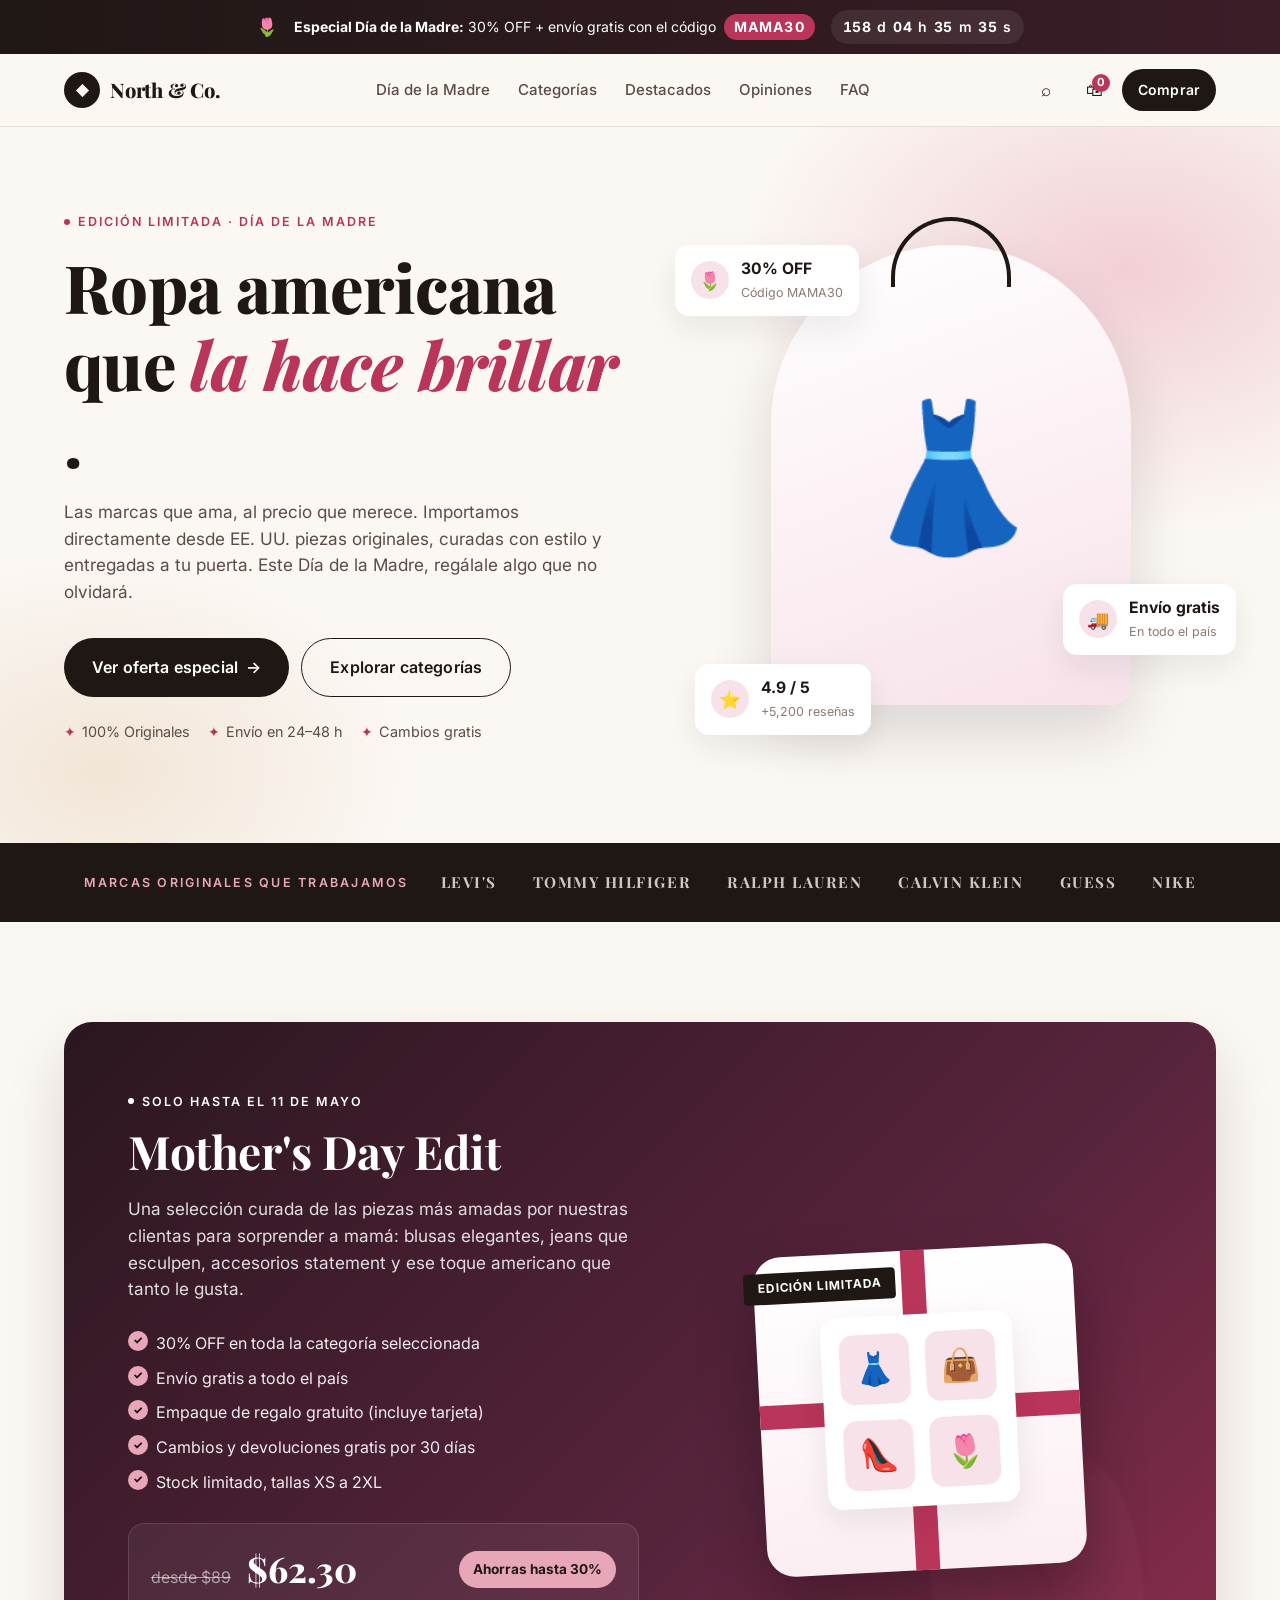
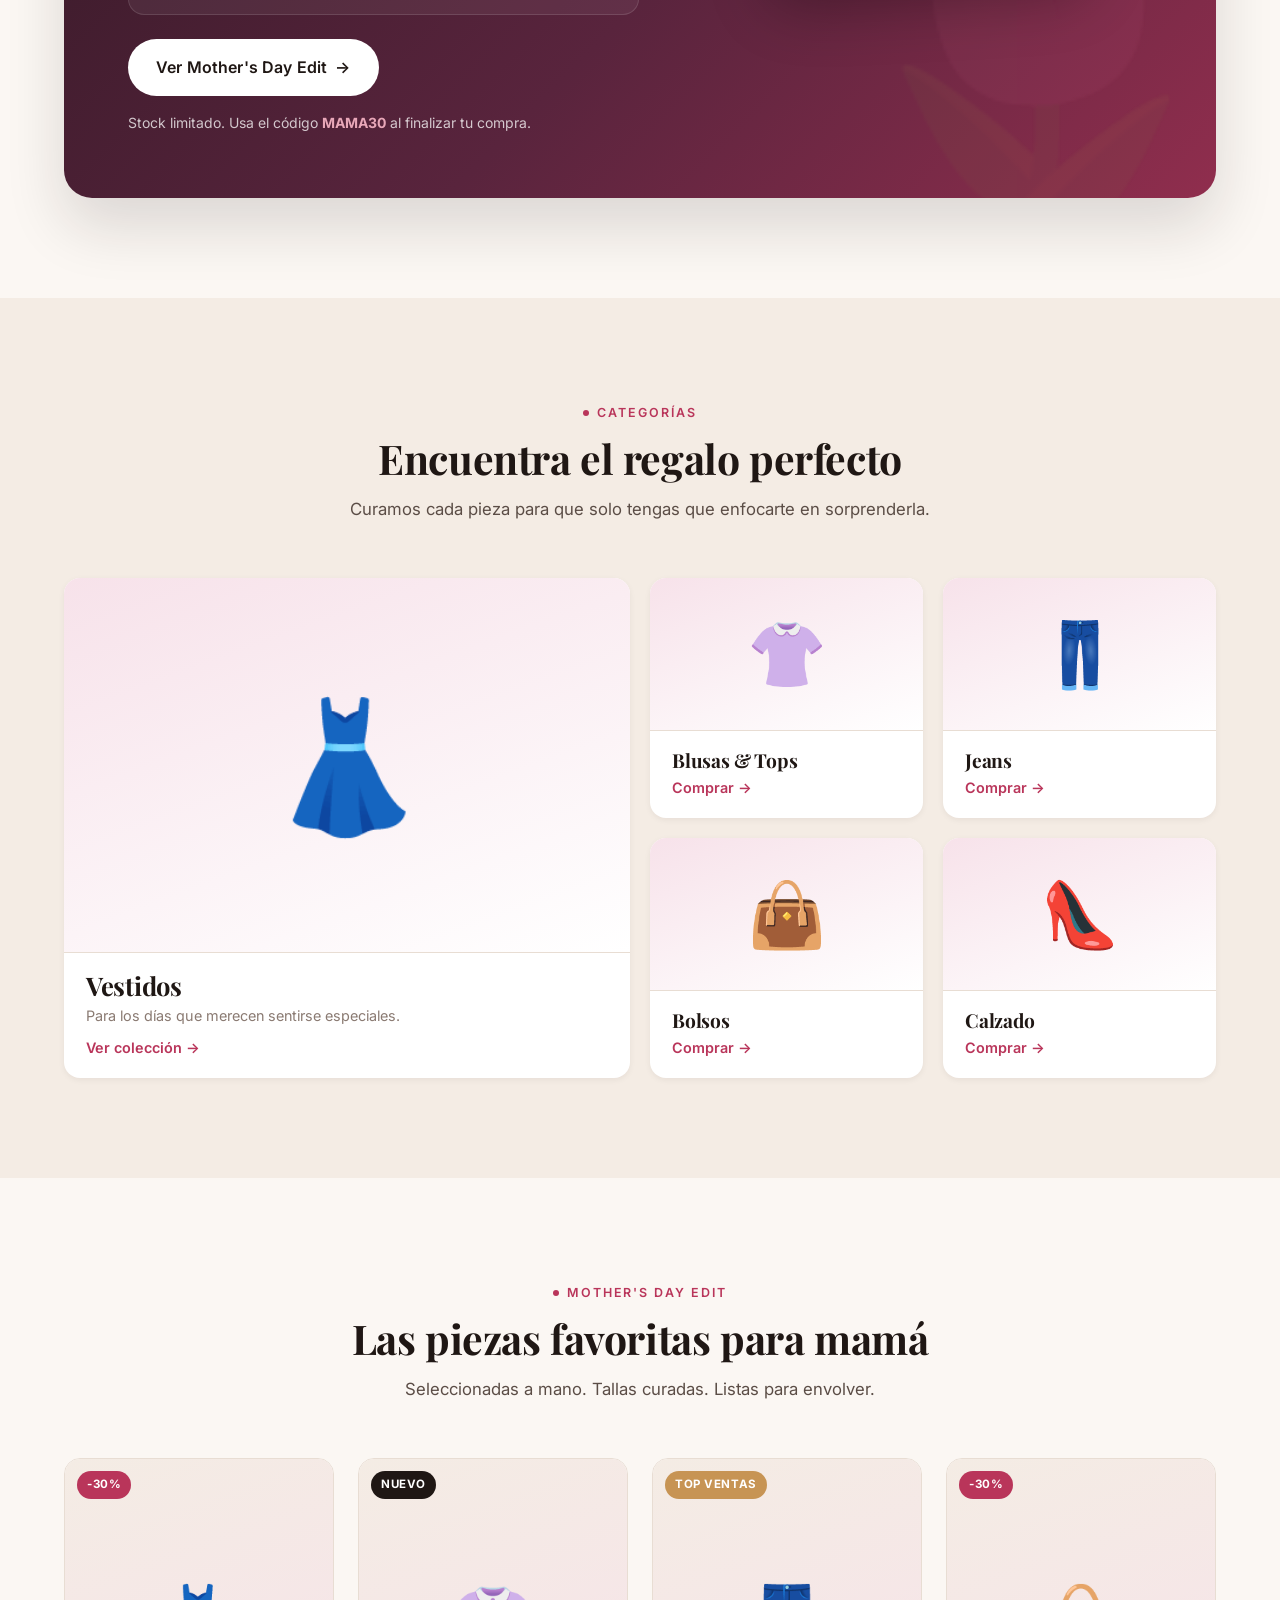
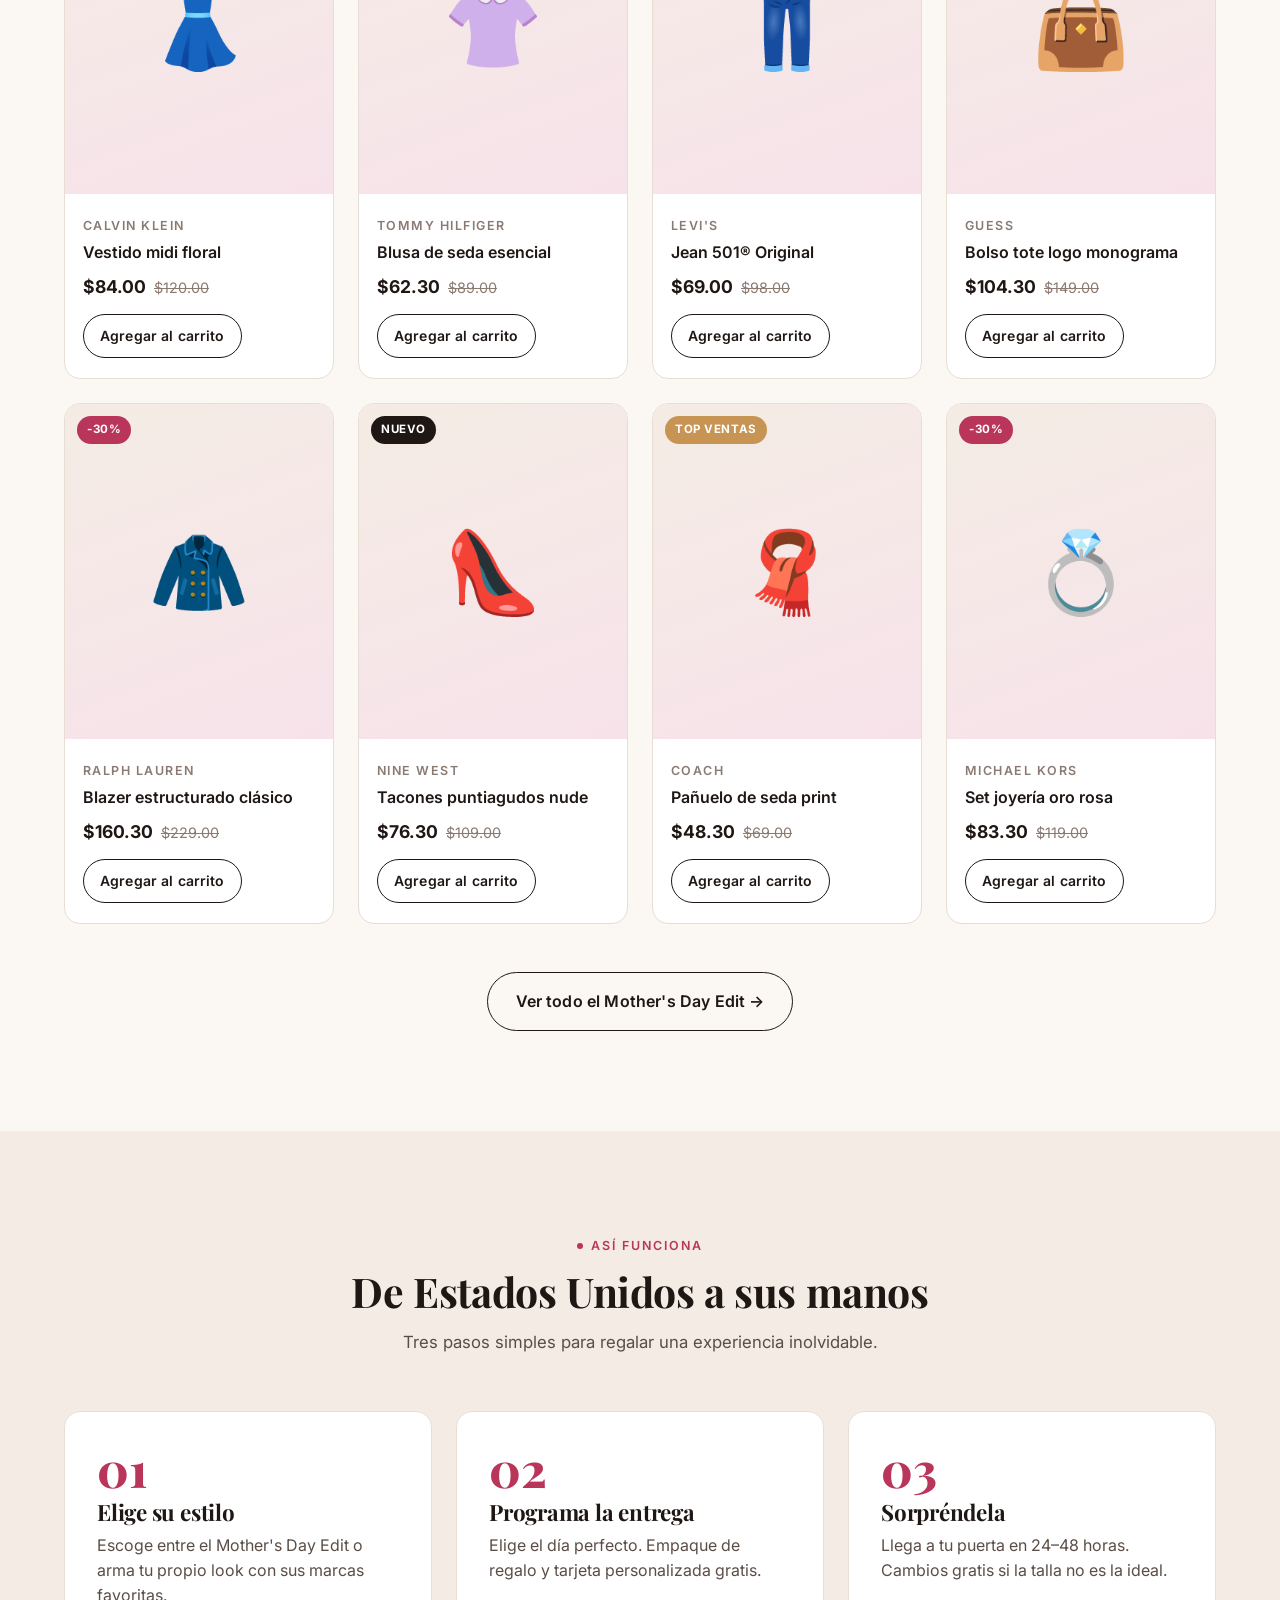
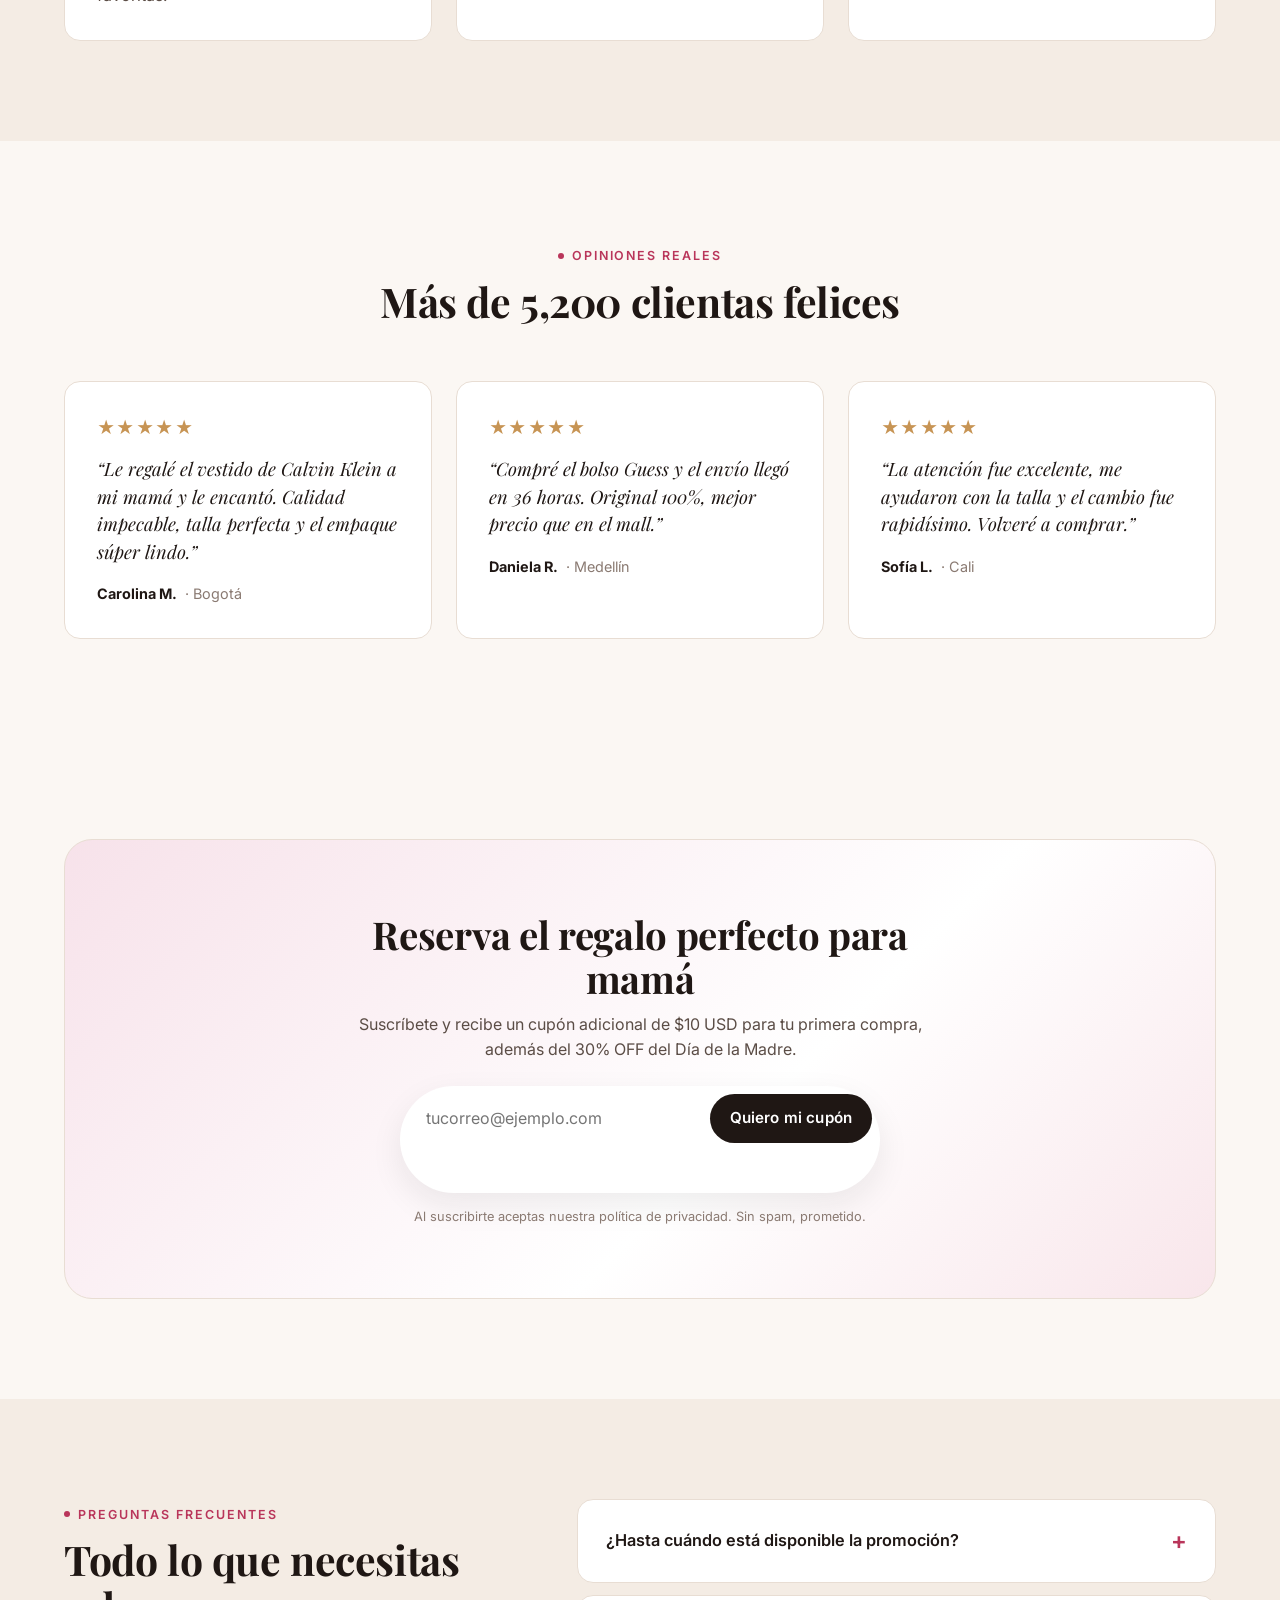
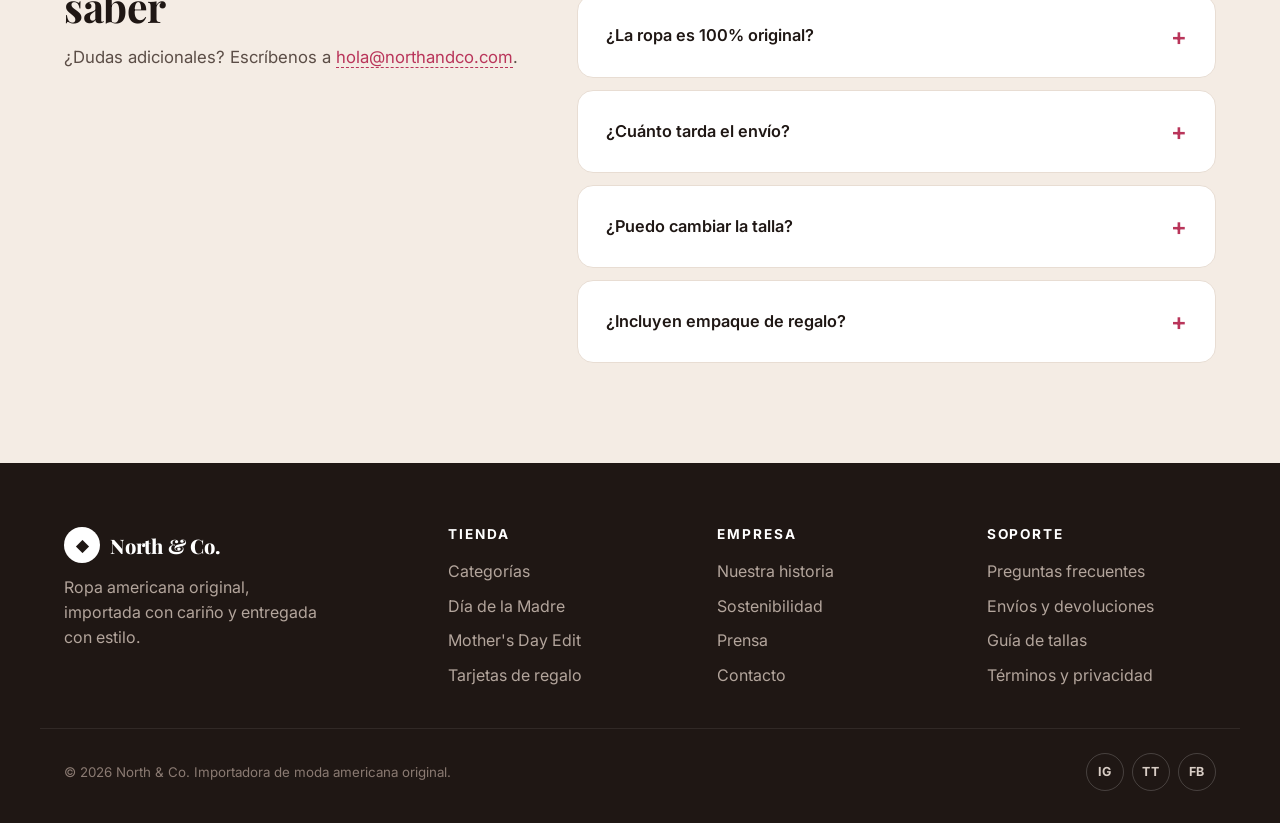
<file: index.html>
<!DOCTYPE html>
<html lang="es">
<head>
  <meta charset="UTF-8" />
  <meta name="viewport" content="width=device-width, initial-scale=1.0" />
  <meta name="description" content="Ropa americana original al mejor precio. Promoción especial Día de la Madre: 30% OFF + envío gratis." />
  <title>North &amp; Co. — Ropa americana original · Especial Día de la Madre</title>
  <link rel="preconnect" href="https://fonts.googleapis.com" />
  <link rel="preconnect" href="https://fonts.gstatic.com" crossorigin />
  <link href="https://fonts.googleapis.com/css2?family=Playfair+Display:wght@600;700;800;900&family=Inter:wght@400;500;600;700&display=swap" rel="stylesheet" />
  <link rel="stylesheet" href="styles.css" />
</head>
<body>
  <!-- Top promo bar -->
  <div class="promo-bar" role="region" aria-label="Promoción Día de la Madre">
    <div class="promo-bar__inner">
      <span class="promo-bar__icon" aria-hidden="true">🌷</span>
      <p>
        <strong>Especial Día de la Madre:</strong> 30% OFF + envío gratis con el código
        <span class="promo-bar__code">MAMA30</span>
      </p>
      <div class="countdown" aria-live="polite">
        <span data-unit="days">00</span>d
        <span data-unit="hours">00</span>h
        <span data-unit="minutes">00</span>m
        <span data-unit="seconds">00</span>s
      </div>
    </div>
  </div>

  <!-- Header -->
  <header class="site-header">
    <div class="container site-header__inner">
      <a href="#" class="brand" aria-label="North &amp; Co.">
        <span class="brand__mark" aria-hidden="true">◆</span>
        <span class="brand__name">North &amp; Co.</span>
      </a>
      <nav class="nav" aria-label="Navegación principal">
        <a href="#mothers-day">Día de la Madre</a>
        <a href="#categorias">Categorías</a>
        <a href="#destacados">Destacados</a>
        <a href="#opiniones">Opiniones</a>
        <a href="#faq">FAQ</a>
      </nav>
      <div class="site-header__actions">
        <button class="icon-btn" aria-label="Buscar">⌕</button>
        <button class="icon-btn icon-btn--cart" aria-label="Carrito">
          <span aria-hidden="true">🛍</span>
          <span class="icon-btn__badge">0</span>
        </button>
        <a href="#mothers-day" class="btn btn--primary btn--sm">Comprar</a>
      </div>
      <button class="nav-toggle" aria-label="Abrir menú" aria-expanded="false" aria-controls="mobile-menu">
        <span></span><span></span><span></span>
      </button>
    </div>
    <div class="mobile-menu" id="mobile-menu" hidden>
      <a href="#mothers-day">Día de la Madre</a>
      <a href="#categorias">Categorías</a>
      <a href="#destacados">Destacados</a>
      <a href="#opiniones">Opiniones</a>
      <a href="#faq">FAQ</a>
      <a href="#mothers-day" class="btn btn--primary">Comprar</a>
    </div>
  </header>

  <!-- Hero -->
  <section class="hero">
    <div class="container hero__grid">
      <div class="hero__content">
        <span class="eyebrow">
          <span class="eyebrow__dot"></span>
          Edición limitada · Día de la Madre
        </span>
        <h1>
          Ropa americana<br />
          que <em>la hace brillar</em>.
        </h1>
        <p class="lead">
          Las marcas que ama, al precio que merece. Importamos directamente desde EE.&nbsp;UU.
          piezas originales, curadas con estilo y entregadas a tu puerta.
          Este Día de la Madre, regálale algo que no olvidará.
        </p>
        <div class="hero__cta">
          <a href="#mothers-day" class="btn btn--primary btn--lg">
            Ver oferta especial
            <span aria-hidden="true">→</span>
          </a>
          <a href="#categorias" class="btn btn--ghost btn--lg">Explorar categorías</a>
        </div>
        <ul class="hero__badges" aria-label="Garantías">
          <li><span aria-hidden="true">✦</span> 100% Originales</li>
          <li><span aria-hidden="true">✦</span> Envío en 24–48 h</li>
          <li><span aria-hidden="true">✦</span> Cambios gratis</li>
        </ul>
      </div>
      <div class="hero__visual" aria-hidden="true">
        <div class="hero__hanger">
          <div class="hero__dress">
            <span class="hero__emoji">👗</span>
          </div>
        </div>
        <div class="hero__chip hero__chip--1">
          <span class="hero__chip-emoji">🌷</span>
          <div>
            <strong>30% OFF</strong>
            <small>Código MAMA30</small>
          </div>
        </div>
        <div class="hero__chip hero__chip--2">
          <span class="hero__chip-emoji">🚚</span>
          <div>
            <strong>Envío gratis</strong>
            <small>En todo el país</small>
          </div>
        </div>
        <div class="hero__chip hero__chip--3">
          <span class="hero__chip-emoji">⭐</span>
          <div>
            <strong>4.9 / 5</strong>
            <small>+5,200 reseñas</small>
          </div>
        </div>
      </div>
    </div>
  </section>

  <!-- Trust strip -->
  <section class="trust" aria-label="Marcas">
    <div class="container trust__inner">
      <span>Marcas originales que trabajamos</span>
      <div class="trust__logos">
        <span>LEVI'S</span>
        <span>TOMMY HILFIGER</span>
        <span>RALPH LAUREN</span>
        <span>CALVIN KLEIN</span>
        <span>GUESS</span>
        <span>NIKE</span>
      </div>
    </div>
  </section>

  <!-- Mother's Day offer -->
  <section class="offer" id="mothers-day">
    <div class="container">
      <div class="offer__card">
        <div class="offer__content">
          <span class="eyebrow eyebrow--light">
            <span class="eyebrow__dot"></span>
            Solo hasta el 11 de mayo
          </span>
          <h2>Mother's Day Edit</h2>
          <p class="lead">
            Una selección curada de las piezas más amadas por nuestras clientas para
            sorprender a mamá: blusas elegantes, jeans que esculpen, accesorios statement
            y ese toque americano que tanto le gusta.
          </p>
          <ul class="offer__list">
            <li>30% OFF en toda la categoría seleccionada</li>
            <li>Envío gratis a todo el país</li>
            <li>Empaque de regalo gratuito (incluye tarjeta)</li>
            <li>Cambios y devoluciones gratis por 30 días</li>
            <li>Stock limitado, tallas XS a 2XL</li>
          </ul>
          <div class="offer__price">
            <div>
              <span class="offer__price-old">desde $89</span>
              <span class="offer__price-new">$62.30</span>
            </div>
            <span class="offer__price-tag">Ahorras hasta 30%</span>
          </div>
          <a href="#destacados" class="btn btn--primary btn--lg">
            Ver Mother's Day Edit
            <span aria-hidden="true">→</span>
          </a>
          <p class="offer__note">
            Stock limitado. Usa el código <strong>MAMA30</strong> al finalizar tu compra.
          </p>
        </div>
        <div class="offer__visual" aria-hidden="true">
          <div class="offer__box">
            <div class="offer__ribbon">Edición limitada</div>
            <div class="offer__items">
              <span>👗</span>
              <span>👜</span>
              <span>👠</span>
              <span>🌷</span>
            </div>
          </div>
        </div>
      </div>
    </div>
  </section>

  <!-- Categorías -->
  <section class="categories" id="categorias">
    <div class="container">
      <header class="section-header">
        <span class="eyebrow"><span class="eyebrow__dot"></span> Categorías</span>
        <h2>Encuentra el regalo perfecto</h2>
        <p>Curamos cada pieza para que solo tengas que enfocarte en sorprenderla.</p>
      </header>

      <div class="categories__grid">
        <a href="#" class="cat-card cat-card--lg">
          <div class="cat-card__media" aria-hidden="true"><span>👗</span></div>
          <div class="cat-card__body">
            <h3>Vestidos</h3>
            <p>Para los días que merecen sentirse especiales.</p>
            <span class="cat-card__link">Ver colección →</span>
          </div>
        </a>
        <a href="#" class="cat-card">
          <div class="cat-card__media" aria-hidden="true"><span>👚</span></div>
          <div class="cat-card__body">
            <h3>Blusas &amp; Tops</h3>
            <span class="cat-card__link">Comprar →</span>
          </div>
        </a>
        <a href="#" class="cat-card">
          <div class="cat-card__media" aria-hidden="true"><span>👖</span></div>
          <div class="cat-card__body">
            <h3>Jeans</h3>
            <span class="cat-card__link">Comprar →</span>
          </div>
        </a>
        <a href="#" class="cat-card">
          <div class="cat-card__media" aria-hidden="true"><span>👜</span></div>
          <div class="cat-card__body">
            <h3>Bolsos</h3>
            <span class="cat-card__link">Comprar →</span>
          </div>
        </a>
        <a href="#" class="cat-card">
          <div class="cat-card__media" aria-hidden="true"><span>👠</span></div>
          <div class="cat-card__body">
            <h3>Calzado</h3>
            <span class="cat-card__link">Comprar →</span>
          </div>
        </a>
      </div>
    </div>
  </section>

  <!-- Destacados / Productos -->
  <section class="products" id="destacados">
    <div class="container">
      <header class="section-header">
        <span class="eyebrow"><span class="eyebrow__dot"></span> Mother's Day Edit</span>
        <h2>Las piezas favoritas para mamá</h2>
        <p>Seleccionadas a mano. Tallas curadas. Listas para envolver.</p>
      </header>

      <div class="products__grid">
        <article class="product">
          <div class="product__media" aria-hidden="true">
            <span class="product__tag product__tag--sale">-30%</span>
            <span class="product__emoji">👗</span>
          </div>
          <div class="product__body">
            <span class="product__brand">Calvin Klein</span>
            <h3>Vestido midi floral</h3>
            <div class="product__price">
              <span class="product__price-new">$84.00</span>
              <span class="product__price-old">$120.00</span>
            </div>
            <button class="btn btn--ghost btn--sm">Agregar al carrito</button>
          </div>
        </article>

        <article class="product">
          <div class="product__media" aria-hidden="true">
            <span class="product__tag product__tag--new">Nuevo</span>
            <span class="product__emoji">👚</span>
          </div>
          <div class="product__body">
            <span class="product__brand">Tommy Hilfiger</span>
            <h3>Blusa de seda esencial</h3>
            <div class="product__price">
              <span class="product__price-new">$62.30</span>
              <span class="product__price-old">$89.00</span>
            </div>
            <button class="btn btn--ghost btn--sm">Agregar al carrito</button>
          </div>
        </article>

        <article class="product">
          <div class="product__media" aria-hidden="true">
            <span class="product__tag product__tag--hot">Top ventas</span>
            <span class="product__emoji">👖</span>
          </div>
          <div class="product__body">
            <span class="product__brand">Levi's</span>
            <h3>Jean 501® Original</h3>
            <div class="product__price">
              <span class="product__price-new">$69.00</span>
              <span class="product__price-old">$98.00</span>
            </div>
            <button class="btn btn--ghost btn--sm">Agregar al carrito</button>
          </div>
        </article>

        <article class="product">
          <div class="product__media" aria-hidden="true">
            <span class="product__tag product__tag--sale">-30%</span>
            <span class="product__emoji">👜</span>
          </div>
          <div class="product__body">
            <span class="product__brand">Guess</span>
            <h3>Bolso tote logo monograma</h3>
            <div class="product__price">
              <span class="product__price-new">$104.30</span>
              <span class="product__price-old">$149.00</span>
            </div>
            <button class="btn btn--ghost btn--sm">Agregar al carrito</button>
          </div>
        </article>

        <article class="product">
          <div class="product__media" aria-hidden="true">
            <span class="product__tag product__tag--sale">-30%</span>
            <span class="product__emoji">🧥</span>
          </div>
          <div class="product__body">
            <span class="product__brand">Ralph Lauren</span>
            <h3>Blazer estructurado clásico</h3>
            <div class="product__price">
              <span class="product__price-new">$160.30</span>
              <span class="product__price-old">$229.00</span>
            </div>
            <button class="btn btn--ghost btn--sm">Agregar al carrito</button>
          </div>
        </article>

        <article class="product">
          <div class="product__media" aria-hidden="true">
            <span class="product__tag product__tag--new">Nuevo</span>
            <span class="product__emoji">👠</span>
          </div>
          <div class="product__body">
            <span class="product__brand">Nine West</span>
            <h3>Tacones puntiagudos nude</h3>
            <div class="product__price">
              <span class="product__price-new">$76.30</span>
              <span class="product__price-old">$109.00</span>
            </div>
            <button class="btn btn--ghost btn--sm">Agregar al carrito</button>
          </div>
        </article>

        <article class="product">
          <div class="product__media" aria-hidden="true">
            <span class="product__tag product__tag--hot">Top ventas</span>
            <span class="product__emoji">🧣</span>
          </div>
          <div class="product__body">
            <span class="product__brand">Coach</span>
            <h3>Pañuelo de seda print</h3>
            <div class="product__price">
              <span class="product__price-new">$48.30</span>
              <span class="product__price-old">$69.00</span>
            </div>
            <button class="btn btn--ghost btn--sm">Agregar al carrito</button>
          </div>
        </article>

        <article class="product">
          <div class="product__media" aria-hidden="true">
            <span class="product__tag product__tag--sale">-30%</span>
            <span class="product__emoji">💍</span>
          </div>
          <div class="product__body">
            <span class="product__brand">Michael Kors</span>
            <h3>Set joyería oro rosa</h3>
            <div class="product__price">
              <span class="product__price-new">$83.30</span>
              <span class="product__price-old">$119.00</span>
            </div>
            <button class="btn btn--ghost btn--sm">Agregar al carrito</button>
          </div>
        </article>
      </div>

      <div class="products__cta">
        <a href="#" class="btn btn--ghost btn--lg">Ver todo el Mother's Day Edit →</a>
      </div>
    </div>
  </section>

  <!-- How it works -->
  <section class="how">
    <div class="container">
      <header class="section-header">
        <span class="eyebrow"><span class="eyebrow__dot"></span> Así funciona</span>
        <h2>De Estados Unidos a sus manos</h2>
        <p>Tres pasos simples para regalar una experiencia inolvidable.</p>
      </header>

      <ol class="how__steps">
        <li>
          <span class="how__num">01</span>
          <h3>Elige su estilo</h3>
          <p>Escoge entre el Mother's Day Edit o arma tu propio look con sus marcas favoritas.</p>
        </li>
        <li>
          <span class="how__num">02</span>
          <h3>Programa la entrega</h3>
          <p>Elige el día perfecto. Empaque de regalo y tarjeta personalizada gratis.</p>
        </li>
        <li>
          <span class="how__num">03</span>
          <h3>Sorpréndela</h3>
          <p>Llega a tu puerta en 24–48 horas. Cambios gratis si la talla no es la ideal.</p>
        </li>
      </ol>
    </div>
  </section>

  <!-- Reviews -->
  <section class="reviews" id="opiniones">
    <div class="container">
      <header class="section-header">
        <span class="eyebrow"><span class="eyebrow__dot"></span> Opiniones reales</span>
        <h2>Más de 5,200 clientas felices</h2>
      </header>

      <div class="reviews__grid">
        <figure class="review">
          <div class="review__stars" aria-label="5 estrellas">★★★★★</div>
          <blockquote>
            “Le regalé el vestido de Calvin Klein a mi mamá y le encantó. Calidad
            impecable, talla perfecta y el empaque súper lindo.”
          </blockquote>
          <figcaption><strong>Carolina M.</strong> · Bogotá</figcaption>
        </figure>
        <figure class="review">
          <div class="review__stars" aria-label="5 estrellas">★★★★★</div>
          <blockquote>
            “Compré el bolso Guess y el envío llegó en 36 horas. Original 100%, mejor
            precio que en el mall.”
          </blockquote>
          <figcaption><strong>Daniela R.</strong> · Medellín</figcaption>
        </figure>
        <figure class="review">
          <div class="review__stars" aria-label="5 estrellas">★★★★★</div>
          <blockquote>
            “La atención fue excelente, me ayudaron con la talla y el cambio fue rapidísimo.
            Volveré a comprar.”
          </blockquote>
          <figcaption><strong>Sofía L.</strong> · Cali</figcaption>
        </figure>
      </div>
    </div>
  </section>

  <!-- Order / CTA -->
  <section class="order" id="order">
    <div class="container">
      <div class="order__card">
        <div class="order__content">
          <h2>Reserva el regalo perfecto para mamá</h2>
          <p>
            Suscríbete y recibe un cupón adicional de $10 USD para tu primera compra,
            además del 30% OFF del Día de la Madre.
          </p>
          <form class="order__form" novalidate>
            <label class="visually-hidden" for="email">Correo electrónico</label>
            <input
              type="email"
              id="email"
              name="email"
              placeholder="tucorreo@ejemplo.com"
              required
              autocomplete="email"
            />
            <button type="submit" class="btn btn--primary">
              Quiero mi cupón
            </button>
            <p class="order__feedback" role="status" aria-live="polite"></p>
          </form>
          <small class="order__legal">
            Al suscribirte aceptas nuestra política de privacidad. Sin spam, prometido.
          </small>
        </div>
      </div>
    </div>
  </section>

  <!-- FAQ -->
  <section class="faq" id="faq">
    <div class="container faq__layout">
      <header class="section-header section-header--left">
        <span class="eyebrow"><span class="eyebrow__dot"></span> Preguntas frecuentes</span>
        <h2>Todo lo que necesitas saber</h2>
        <p>¿Dudas adicionales? Escríbenos a <a href="mailto:hola@northandco.com">hola@northandco.com</a>.</p>
      </header>
      <div class="faq__list">
        <details>
          <summary>¿Hasta cuándo está disponible la promoción?</summary>
          <p>La oferta del 30% OFF + envío gratis es válida hasta el 11 de mayo o hasta agotar stock del Mother's Day Edit.</p>
        </details>
        <details>
          <summary>¿La ropa es 100% original?</summary>
          <p>Sí. Trabajamos directamente con outlets autorizados en EE. UU. Cada prenda llega con sus etiquetas y empaque original.</p>
        </details>
        <details>
          <summary>¿Cuánto tarda el envío?</summary>
          <p>Entre 24 y 48 horas en ciudades principales, y 3 a 5 días en otras regiones. Envío gratis con el código MAMA30.</p>
        </details>
        <details>
          <summary>¿Puedo cambiar la talla?</summary>
          <p>Sí. Tienes hasta 30 días para hacer cambios o devoluciones gratis. Solo agenda la recolección desde tu cuenta.</p>
        </details>
        <details>
          <summary>¿Incluyen empaque de regalo?</summary>
          <p>Durante la promoción del Día de la Madre, el empaque de regalo y la tarjeta personalizada son gratis.</p>
        </details>
      </div>
    </div>
  </section>

  <!-- Footer -->
  <footer class="footer">
    <div class="container footer__grid">
      <div>
        <a href="#" class="brand brand--light">
          <span class="brand__mark" aria-hidden="true">◆</span>
          <span class="brand__name">North &amp; Co.</span>
        </a>
        <p>Ropa americana original, importada con cariño y entregada con estilo.</p>
      </div>
      <div>
        <h4>Tienda</h4>
        <ul>
          <li><a href="#categorias">Categorías</a></li>
          <li><a href="#mothers-day">Día de la Madre</a></li>
          <li><a href="#destacados">Mother's Day Edit</a></li>
          <li><a href="#order">Tarjetas de regalo</a></li>
        </ul>
      </div>
      <div>
        <h4>Empresa</h4>
        <ul>
          <li><a href="#">Nuestra historia</a></li>
          <li><a href="#">Sostenibilidad</a></li>
          <li><a href="#">Prensa</a></li>
          <li><a href="#">Contacto</a></li>
        </ul>
      </div>
      <div>
        <h4>Soporte</h4>
        <ul>
          <li><a href="#faq">Preguntas frecuentes</a></li>
          <li><a href="#">Envíos y devoluciones</a></li>
          <li><a href="#">Guía de tallas</a></li>
          <li><a href="#">Términos y privacidad</a></li>
        </ul>
      </div>
    </div>
    <div class="container footer__bottom">
      <small>© <span id="year"></span> North &amp; Co. Importadora de moda americana original.</small>
      <div class="footer__social" aria-label="Redes sociales">
        <a href="#" aria-label="Instagram">IG</a>
        <a href="#" aria-label="TikTok">TT</a>
        <a href="#" aria-label="Facebook">FB</a>
      </div>
    </div>
  </footer>

  <script src="script.js"></script>
</body>
</html>
</file>
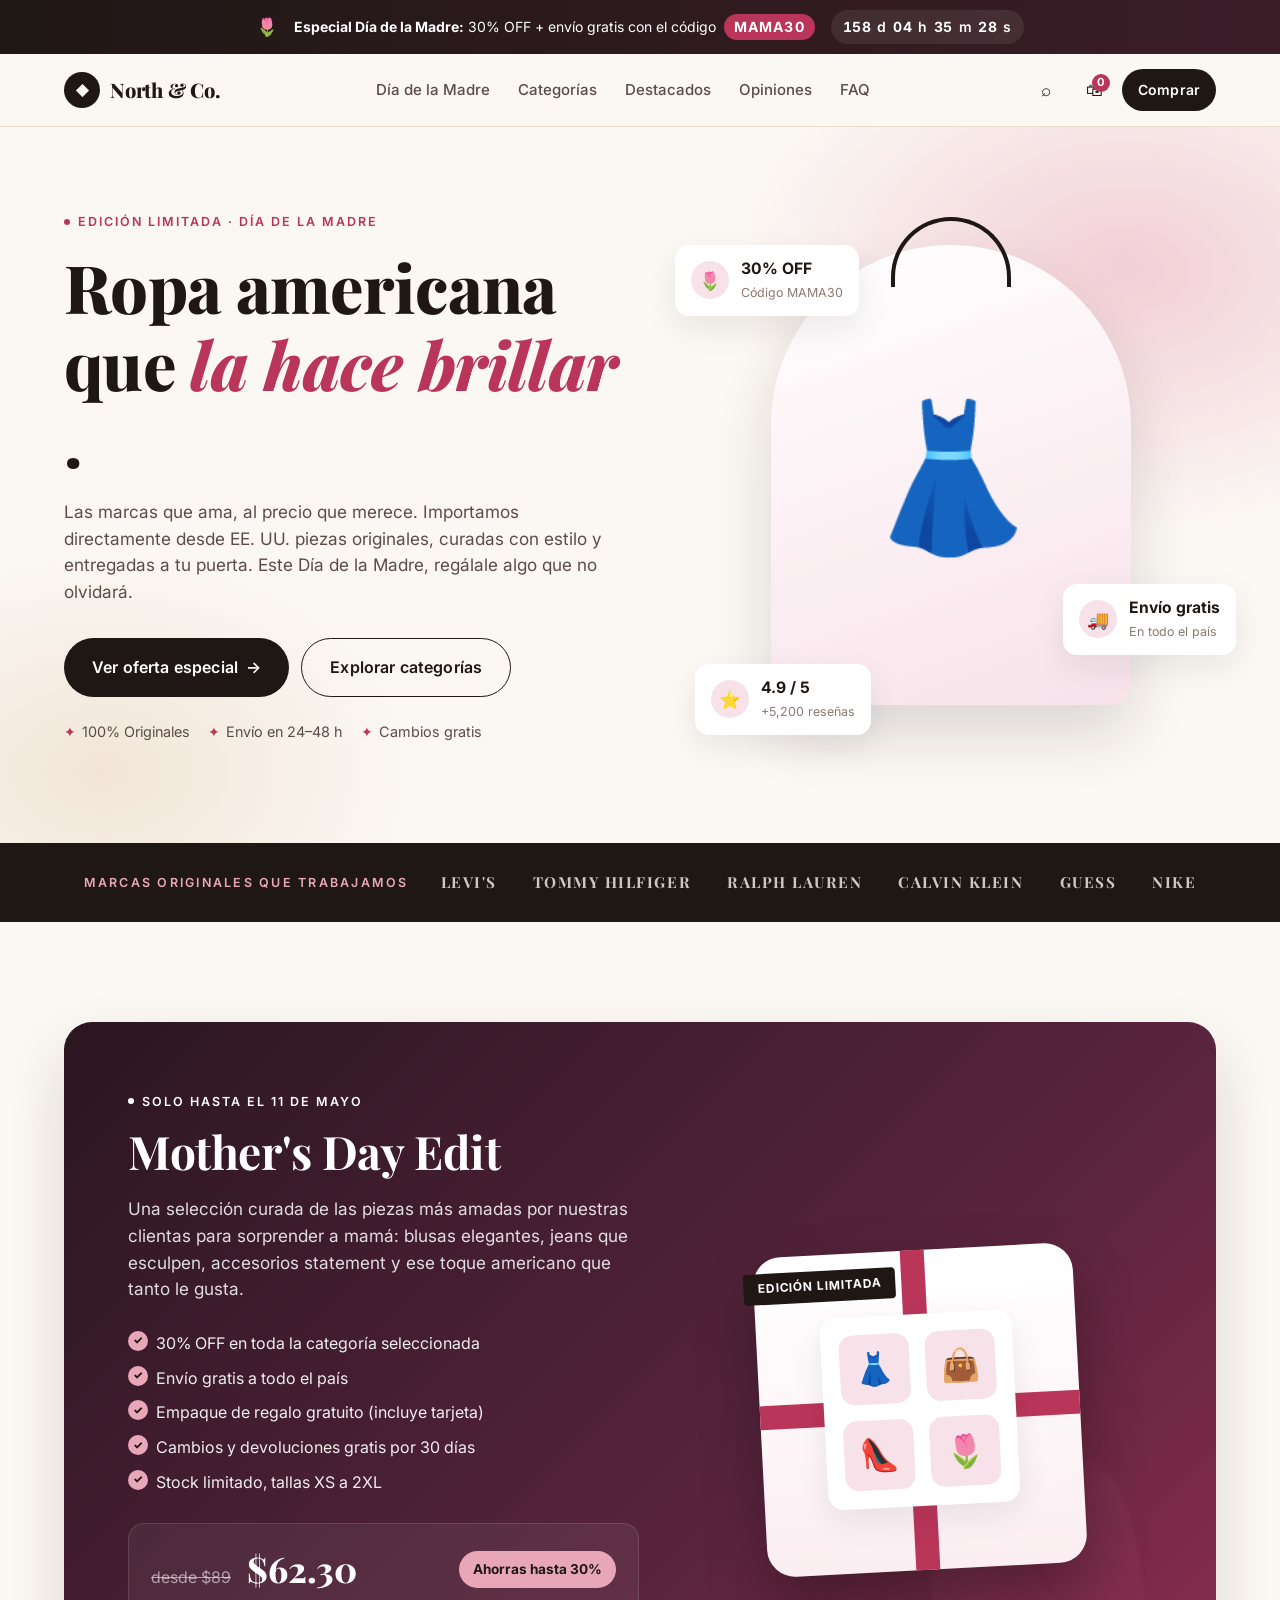
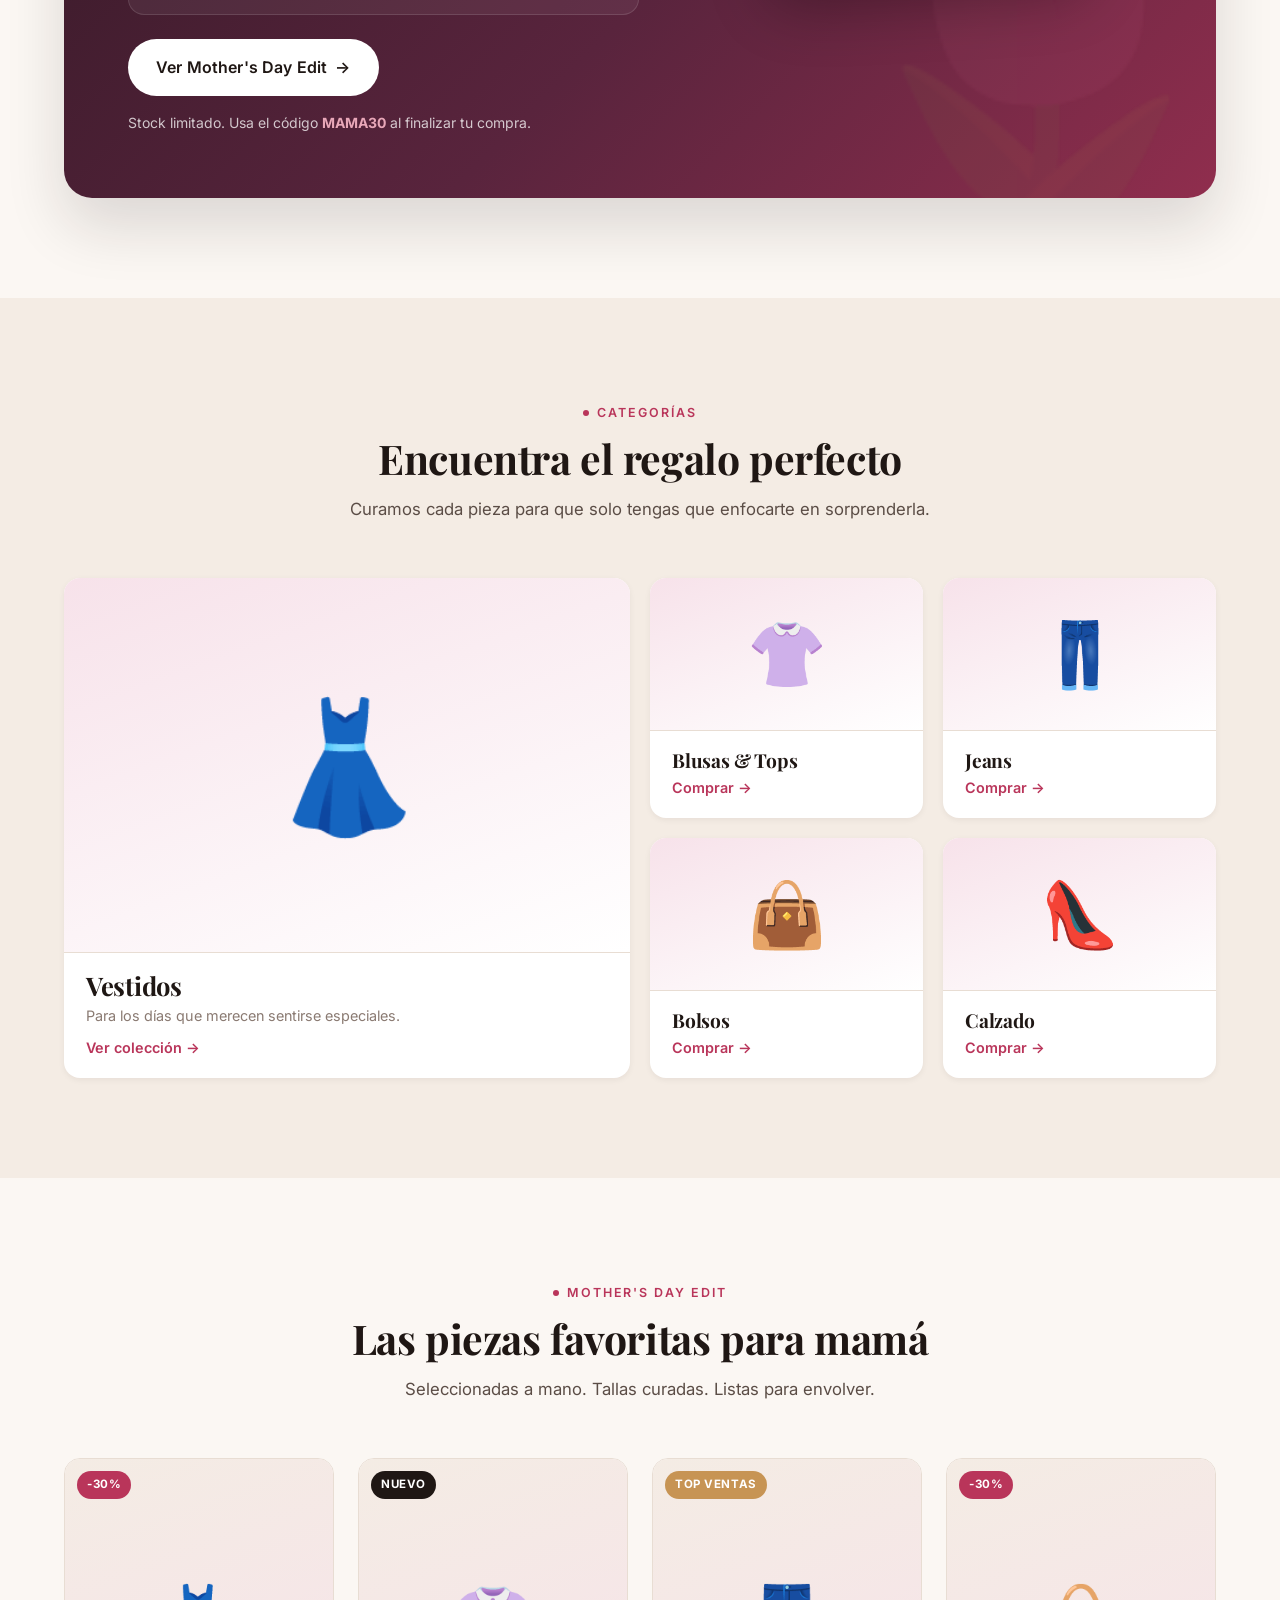
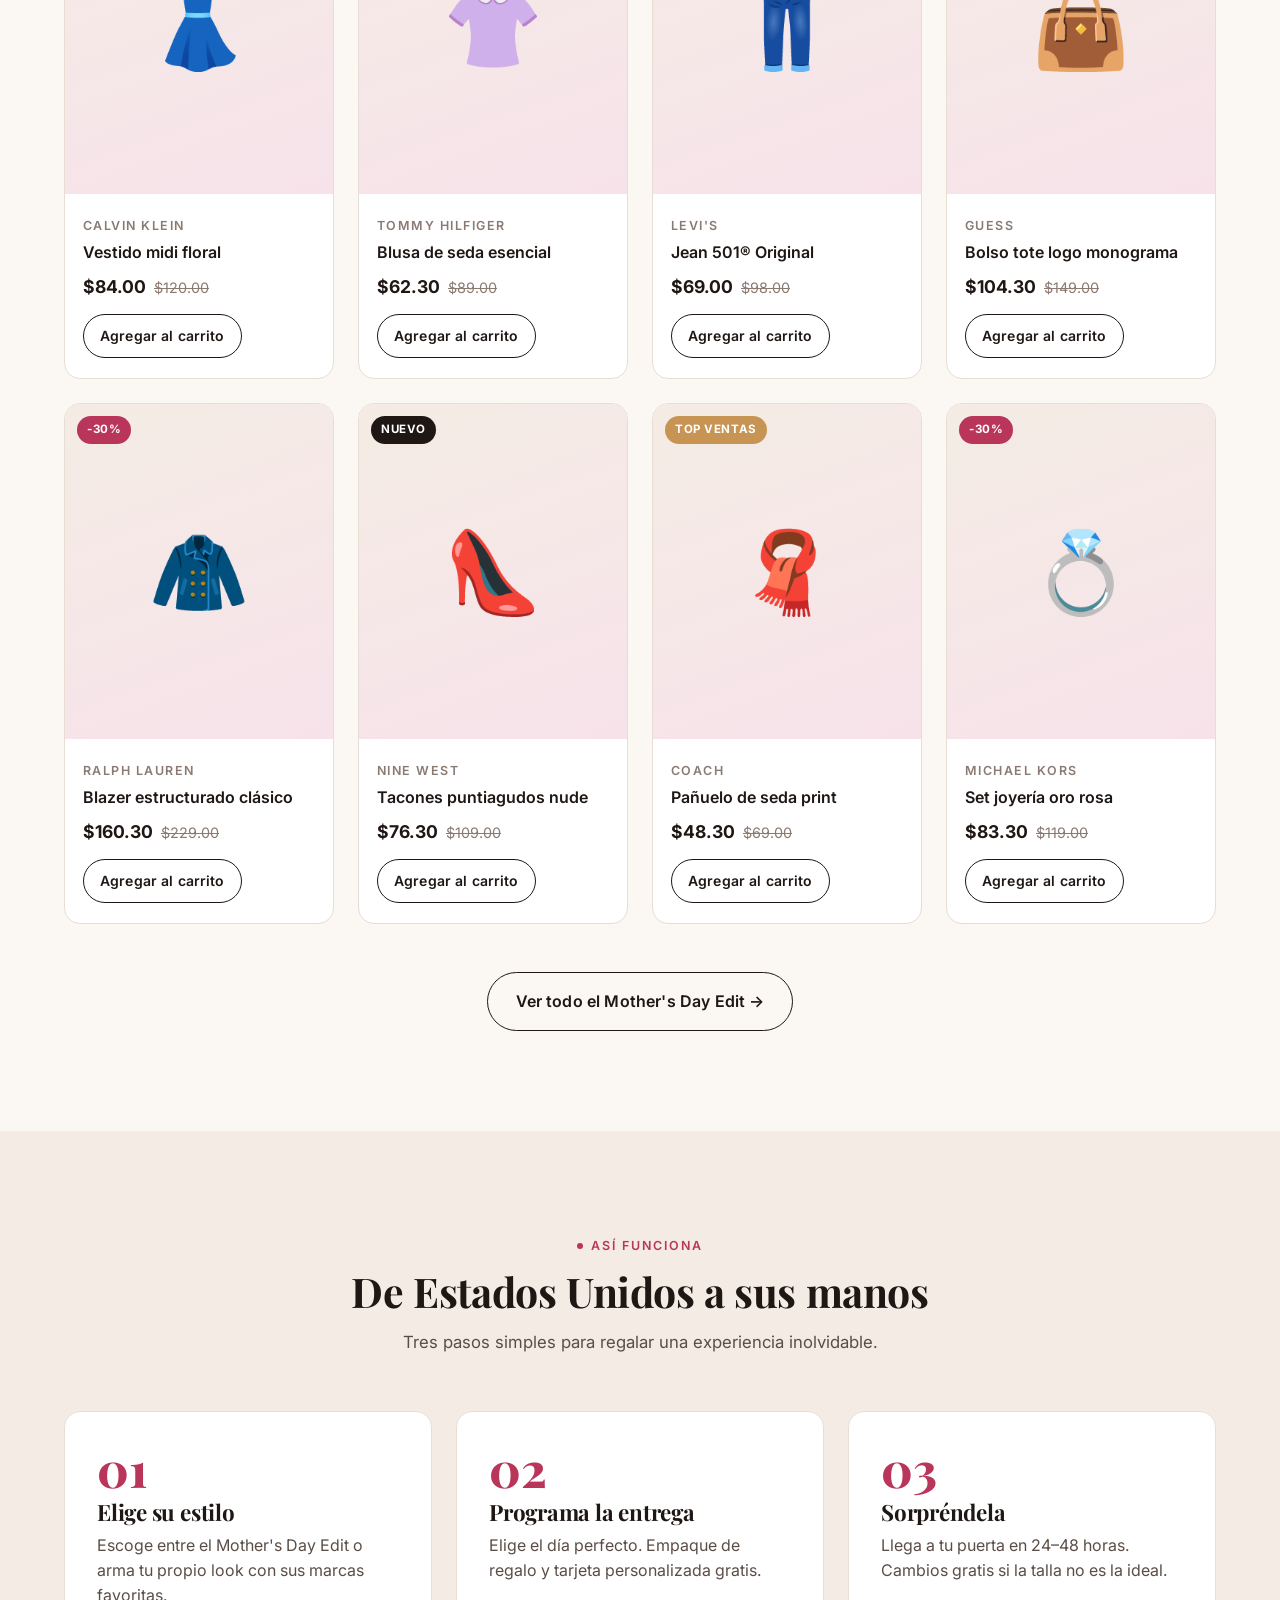
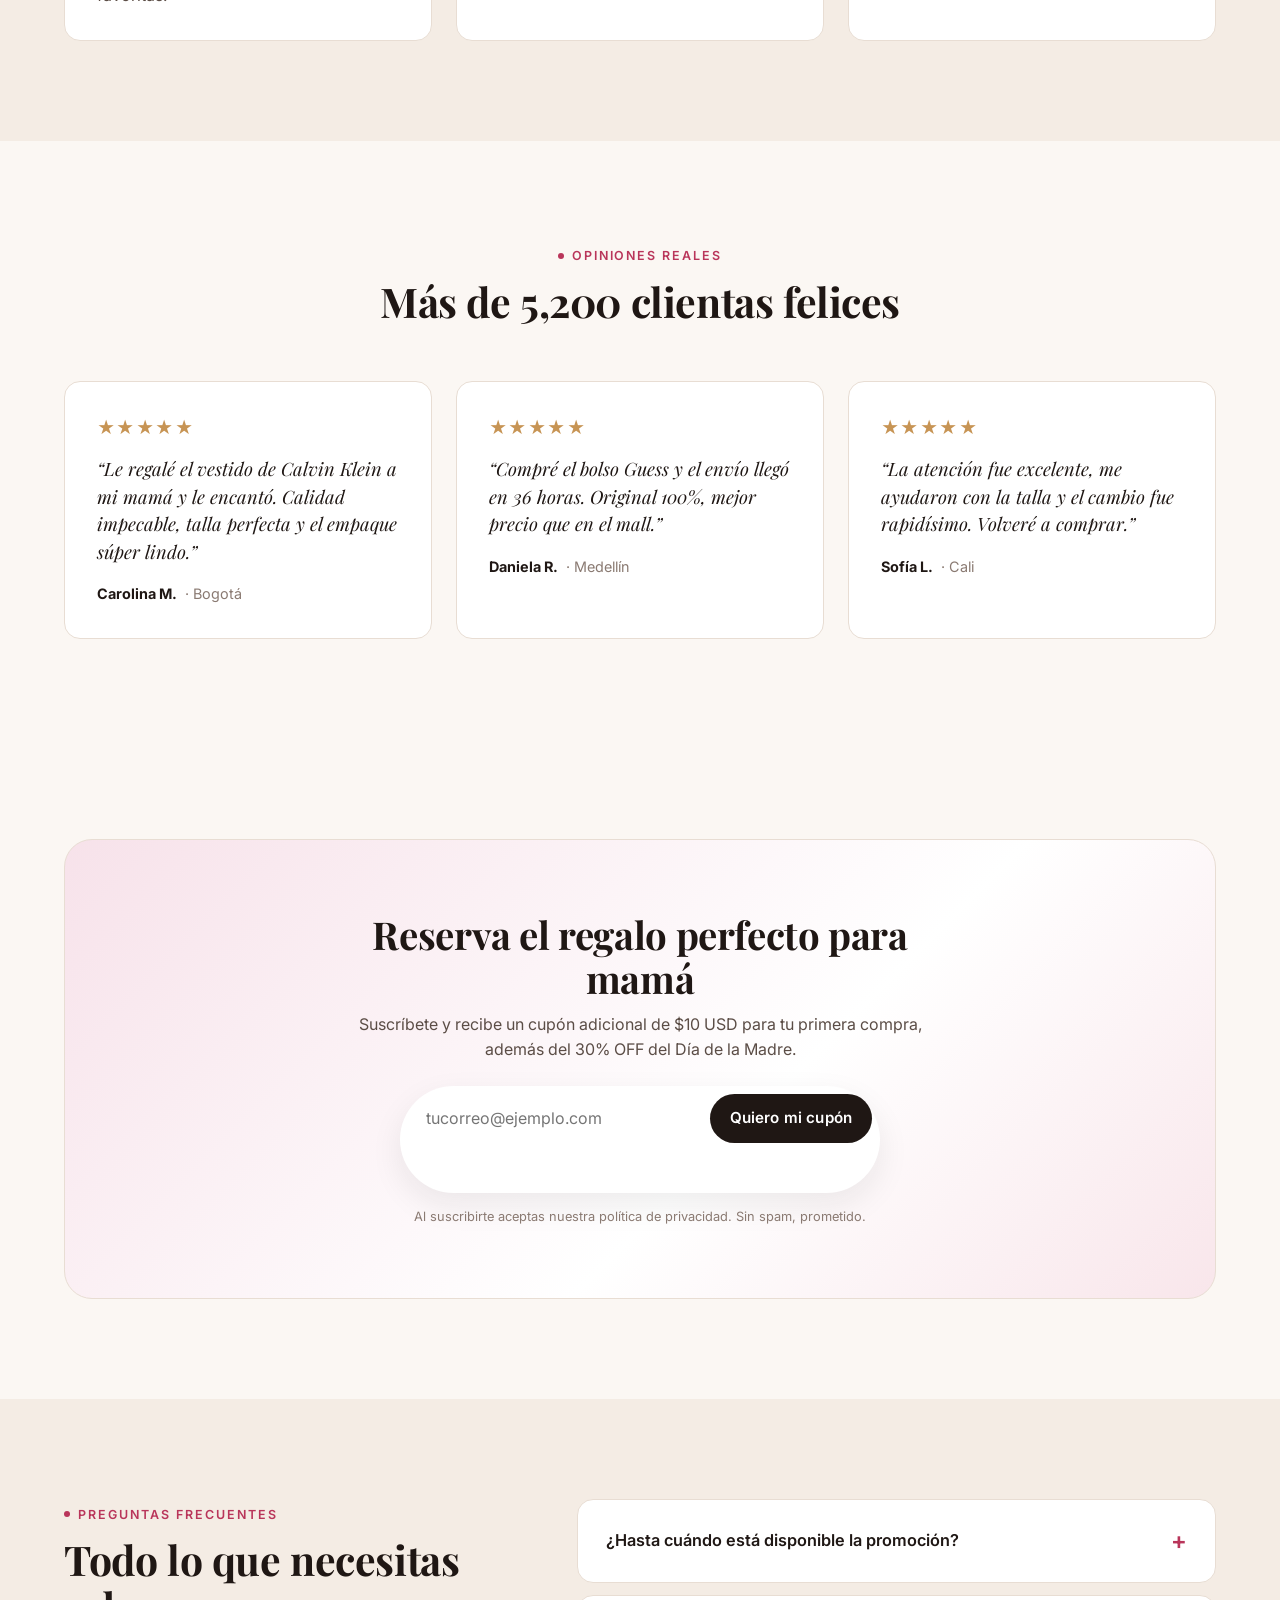
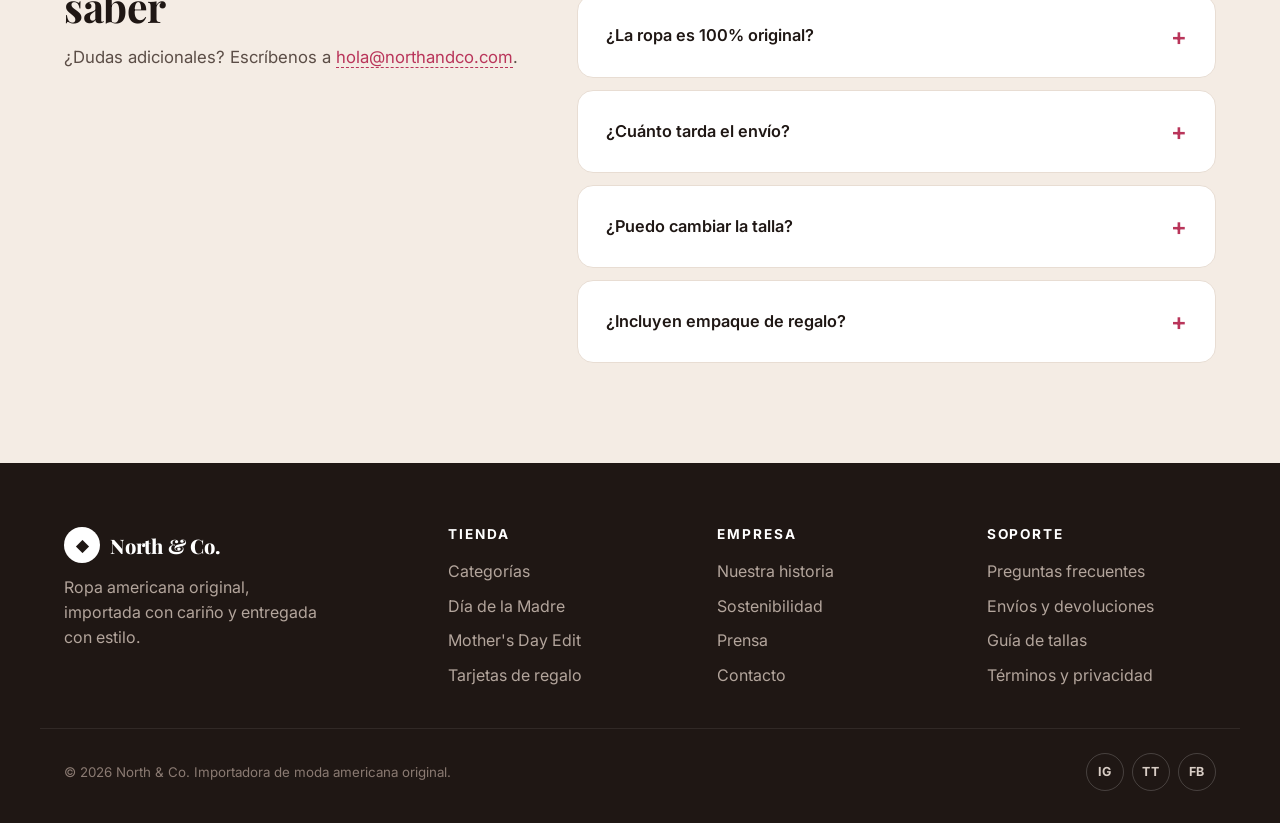
<file: standalone.html>
<!DOCTYPE html>
<html lang="es">
<head>
  <meta charset="UTF-8" />
  <meta name="viewport" content="width=device-width, initial-scale=1.0" />
  <meta name="description" content="Ropa americana original al mejor precio. Promoción especial Día de la Madre: 30% OFF + envío gratis." />
  <title>North &amp; Co. — Ropa americana original · Especial Día de la Madre</title>
  <link rel="preconnect" href="https://fonts.googleapis.com" />
  <link rel="preconnect" href="https://fonts.gstatic.com" crossorigin />
  <link href="https://fonts.googleapis.com/css2?family=Playfair+Display:wght@600;700;800;900&family=Inter:wght@400;500;600;700&display=swap" rel="stylesheet" />
  <style>
/* =========================================================
   North & Co. — Landing page (Día de la Madre)
   ========================================================= */

:root {
  --bg: #fbf7f3;
  --surface: #ffffff;
  --surface-soft: #f4ece4;
  --ink: #1f1714;
  --ink-soft: #5b4d46;
  --muted: #8a7a72;
  --line: #e8ddd3;

  --primary: #b9355a;       /* rosa borgoña Mother's Day */
  --primary-dark: #8e2543;
  --primary-soft: #f7e2ea;
  --accent: #e8a7b8;
  --gold: #c79454;

  --radius-sm: 10px;
  --radius: 16px;
  --radius-lg: 28px;

  --shadow-sm: 0 2px 6px rgba(31, 23, 20, 0.06);
  --shadow: 0 12px 32px rgba(31, 23, 20, 0.08);
  --shadow-lg: 0 28px 60px rgba(31, 23, 20, 0.14);

  --maxw: 1200px;
  --header-h: 72px;
  --promo-h: 44px;

  --serif: "Playfair Display", Georgia, serif;
  --sans: "Inter", -apple-system, BlinkMacSystemFont, "Segoe UI", Roboto, sans-serif;
}

/* Reset --------------------------------------------------- */
*, *::before, *::after { box-sizing: border-box; }
html { scroll-behavior: smooth; }
body {
  margin: 0;
  font-family: var(--sans);
  color: var(--ink);
  background: var(--bg);
  line-height: 1.55;
  -webkit-font-smoothing: antialiased;
  -moz-osx-font-smoothing: grayscale;
}
img, svg { display: block; max-width: 100%; }
a { color: inherit; text-decoration: none; }
button { font: inherit; cursor: pointer; border: 0; background: none; color: inherit; }
ul, ol { list-style: none; padding: 0; margin: 0; }
h1, h2, h3, h4 { font-family: var(--serif); margin: 0; line-height: 1.15; letter-spacing: -0.01em; }
p { margin: 0; }

.container { max-width: var(--maxw); margin: 0 auto; padding: 0 24px; }

.visually-hidden {
  position: absolute !important;
  width: 1px; height: 1px;
  padding: 0; margin: -1px;
  overflow: hidden; clip: rect(0,0,0,0);
  white-space: nowrap; border: 0;
}

/* Buttons ------------------------------------------------- */
.btn {
  display: inline-flex; align-items: center; justify-content: center;
  gap: 8px;
  padding: 12px 20px;
  border-radius: 999px;
  font-weight: 600;
  font-size: 0.95rem;
  letter-spacing: 0.01em;
  transition: transform .15s ease, background .2s ease, color .2s ease, box-shadow .2s ease;
  white-space: nowrap;
}
.btn--primary {
  background: var(--ink);
  color: #fff;
}
.btn--primary:hover { background: var(--primary); transform: translateY(-1px); box-shadow: var(--shadow); }
.btn--ghost {
  background: transparent;
  color: var(--ink);
  border: 1.5px solid var(--ink);
}
.btn--ghost:hover { background: var(--ink); color: #fff; }
.btn--lg { padding: 16px 28px; font-size: 1rem; }
.btn--sm { padding: 10px 16px; font-size: 0.875rem; }

/* Eyebrow ------------------------------------------------- */
.eyebrow {
  display: inline-flex; align-items: center; gap: 8px;
  font-size: 0.78rem;
  font-weight: 600;
  letter-spacing: 0.16em;
  text-transform: uppercase;
  color: var(--primary);
}
.eyebrow__dot {
  width: 6px; height: 6px; border-radius: 50%;
  background: var(--primary);
  animation: pulse 1.6s ease-in-out infinite;
}
.eyebrow--light { color: #fff; }
.eyebrow--light .eyebrow__dot { background: #fff; }
@keyframes pulse {
  0%, 100% { opacity: 1; transform: scale(1); }
  50% { opacity: .55; transform: scale(1.4); }
}

/* Promo bar ----------------------------------------------- */
.promo-bar {
  background: linear-gradient(90deg, #1f1714 0%, #3b1d28 100%);
  color: #fff;
  font-size: 0.875rem;
}
.promo-bar__inner {
  max-width: var(--maxw);
  margin: 0 auto;
  padding: 10px 24px;
  display: flex; align-items: center; gap: 16px;
  flex-wrap: wrap; justify-content: center;
  min-height: var(--promo-h);
}
.promo-bar__icon { font-size: 1.1rem; }
.promo-bar p { margin: 0; }
.promo-bar__code {
  display: inline-block;
  padding: 2px 10px;
  border-radius: 999px;
  background: var(--primary);
  font-weight: 700;
  letter-spacing: 0.08em;
  margin-left: 4px;
}
.countdown {
  display: inline-flex; gap: 6px;
  font-variant-numeric: tabular-nums;
  font-weight: 600;
  letter-spacing: 0.04em;
  background: rgba(255,255,255,0.08);
  padding: 6px 12px;
  border-radius: 999px;
}
.countdown span { font-weight: 700; }

/* Header -------------------------------------------------- */
.site-header {
  position: sticky; top: 0; z-index: 50;
  background: rgba(251, 247, 243, 0.85);
  backdrop-filter: saturate(160%) blur(14px);
  -webkit-backdrop-filter: saturate(160%) blur(14px);
  border-bottom: 1px solid var(--line);
}
.site-header__inner {
  height: var(--header-h);
  display: flex; align-items: center; justify-content: space-between;
  gap: 24px;
}
.brand {
  display: inline-flex; align-items: center; gap: 10px;
  font-family: var(--serif);
  font-weight: 800;
  font-size: 1.25rem;
  letter-spacing: -0.01em;
}
.brand__mark {
  display: inline-flex; align-items: center; justify-content: center;
  width: 36px; height: 36px;
  background: var(--ink);
  color: var(--bg);
  border-radius: 50%;
  font-size: 1rem;
}
.brand--light { color: #fff; }
.brand--light .brand__mark { background: #fff; color: var(--ink); }

.nav { display: flex; gap: 28px; }
.nav a {
  font-size: 0.94rem;
  font-weight: 500;
  color: var(--ink-soft);
  position: relative;
  transition: color .2s ease;
}
.nav a:hover { color: var(--ink); }
.nav a::after {
  content: ""; position: absolute; left: 0; bottom: -6px;
  width: 0; height: 2px; background: var(--primary);
  transition: width .25s ease;
}
.nav a:hover::after { width: 100%; }

.site-header__actions { display: inline-flex; align-items: center; gap: 8px; }
.icon-btn {
  position: relative;
  width: 40px; height: 40px;
  border-radius: 50%;
  display: inline-flex; align-items: center; justify-content: center;
  font-size: 1.05rem;
  transition: background .2s ease;
}
.icon-btn:hover { background: var(--surface-soft); }
.icon-btn__badge {
  position: absolute; top: 4px; right: 4px;
  min-width: 18px; height: 18px; padding: 0 5px;
  background: var(--primary); color: #fff;
  border-radius: 999px;
  font-size: 0.7rem; font-weight: 700;
  display: inline-flex; align-items: center; justify-content: center;
}

.nav-toggle {
  display: none;
  flex-direction: column; gap: 5px;
  width: 40px; height: 40px;
  align-items: center; justify-content: center;
  border-radius: 8px;
}
.nav-toggle span {
  display: block;
  width: 22px; height: 2px;
  background: var(--ink);
  transition: transform .25s ease, opacity .2s ease;
}
.mobile-menu {
  display: none;
  flex-direction: column;
  padding: 16px 24px 24px;
  gap: 14px;
  background: var(--bg);
  border-bottom: 1px solid var(--line);
}
.mobile-menu a { font-weight: 500; color: var(--ink-soft); padding: 8px 0; }

/* Hero ---------------------------------------------------- */
.hero {
  position: relative;
  padding: 80px 0 100px;
  overflow: hidden;
}
.hero::before {
  content: "";
  position: absolute; inset: 0;
  background:
    radial-gradient(50% 60% at 88% 20%, rgba(232,167,184,0.5) 0%, rgba(232,167,184,0) 60%),
    radial-gradient(40% 50% at 8% 90%, rgba(199,148,84,0.18) 0%, rgba(199,148,84,0) 60%);
  pointer-events: none;
}
.hero__grid {
  position: relative;
  display: grid;
  grid-template-columns: 1.05fr 1fr;
  gap: 64px;
  align-items: center;
}
.hero h1 {
  font-size: clamp(2.4rem, 5.2vw, 4.4rem);
  font-weight: 800;
  margin: 18px 0 20px;
}
.hero h1 em {
  font-style: italic;
  color: var(--primary);
  position: relative;
}
.hero h1 em::after {
  content: "";
  position: absolute;
  left: 0; right: 0; bottom: 4px;
  height: 10px;
  background: var(--accent);
  opacity: .35;
  border-radius: 6px;
  z-index: -1;
}
.lead {
  font-size: 1.075rem;
  color: var(--ink-soft);
  max-width: 540px;
}
.hero__cta {
  display: flex; flex-wrap: wrap; gap: 12px;
  margin: 32px 0 24px;
}
.hero__badges {
  display: flex; flex-wrap: wrap; gap: 18px;
  font-size: 0.9rem;
  color: var(--ink-soft);
}
.hero__badges li { display: inline-flex; align-items: center; gap: 6px; }
.hero__badges span { color: var(--primary); }

/* Hero visual */
.hero__visual {
  position: relative;
  height: 520px;
  display: flex; align-items: center; justify-content: center;
}
.hero__hanger {
  position: relative;
  width: 360px; height: 460px;
  background: linear-gradient(160deg, #fff 0%, #fbeef2 60%, #f7e2ea 100%);
  border-radius: 200px 200px 24px 24px;
  box-shadow: var(--shadow-lg);
  display: flex; align-items: center; justify-content: center;
}
.hero__hanger::before {
  content: "";
  position: absolute; top: -28px;
  width: 120px; height: 70px;
  border: 4px solid var(--ink);
  border-bottom: 0;
  border-radius: 60px 60px 0 0;
}
.hero__dress { font-size: 9rem; }
.hero__chip {
  position: absolute;
  background: #fff;
  border-radius: 14px;
  padding: 12px 16px;
  display: inline-flex; align-items: center; gap: 12px;
  box-shadow: var(--shadow);
  font-size: 0.92rem;
  animation: float 6s ease-in-out infinite;
}
.hero__chip-emoji {
  width: 38px; height: 38px;
  display: inline-flex; align-items: center; justify-content: center;
  border-radius: 50%;
  background: var(--primary-soft);
  font-size: 1.1rem;
}
.hero__chip strong { display: block; font-weight: 700; font-size: 0.98rem; }
.hero__chip small { color: var(--muted); font-size: 0.78rem; }
.hero__chip--1 { top: 30px; left: -10px; animation-delay: 0s; }
.hero__chip--2 { bottom: 80px; right: -20px; animation-delay: 1.5s; }
.hero__chip--3 { bottom: 0; left: 10px; animation-delay: 3s; }

@keyframes float {
  0%, 100% { transform: translateY(0); }
  50% { transform: translateY(-8px); }
}

/* Trust strip --------------------------------------------- */
.trust {
  background: var(--ink);
  color: #efe6df;
  padding: 28px 0;
}
.trust__inner {
  display: flex; align-items: center; gap: 32px;
  flex-wrap: wrap;
  justify-content: center;
}
.trust__inner > span {
  text-transform: uppercase;
  letter-spacing: 0.18em;
  font-size: 0.78rem;
  color: var(--accent);
  font-weight: 600;
}
.trust__logos {
  display: flex; gap: 36px;
  flex-wrap: wrap; justify-content: center;
  font-family: var(--serif);
  font-weight: 700;
  letter-spacing: 0.1em;
  font-size: 0.95rem;
  opacity: .85;
}

/* Section header ------------------------------------------ */
.section-header {
  max-width: 720px;
  margin: 0 auto 56px;
  text-align: center;
}
.section-header--left { text-align: left; margin: 0 0 32px; }
.section-header h2 {
  font-size: clamp(2rem, 3.2vw, 2.8rem);
  margin-top: 12px;
}
.section-header p {
  margin-top: 14px;
  color: var(--ink-soft);
  font-size: 1.05rem;
}

/* Offer --------------------------------------------------- */
.offer { padding: 100px 0; }
.offer__card {
  background: linear-gradient(135deg, #2a1620 0%, #59243d 60%, #b9355a 130%);
  color: #fff;
  border-radius: var(--radius-lg);
  padding: 64px;
  display: grid;
  grid-template-columns: 1.1fr 1fr;
  gap: 48px;
  align-items: center;
  position: relative;
  overflow: hidden;
  box-shadow: var(--shadow-lg);
}
.offer__card::before {
  content: "🌷";
  position: absolute;
  font-size: 22rem;
  opacity: .05;
  right: -40px; bottom: -120px;
  pointer-events: none;
}
.offer__content h2 {
  font-size: clamp(2rem, 3.6vw, 3rem);
  margin: 14px 0 18px;
}
.offer__content .lead { color: rgba(255,255,255,0.85); }
.offer__list {
  margin: 28px 0;
  display: grid; gap: 10px;
}
.offer__list li {
  position: relative;
  padding-left: 28px;
  color: rgba(255,255,255,0.92);
}
.offer__list li::before {
  content: "✓";
  position: absolute; left: 0; top: 0;
  width: 20px; height: 20px;
  background: var(--accent);
  color: var(--ink);
  border-radius: 50%;
  display: inline-flex; align-items: center; justify-content: center;
  font-size: 0.7rem; font-weight: 800;
}
.offer__price {
  display: flex; align-items: center; justify-content: space-between;
  flex-wrap: wrap; gap: 16px;
  background: rgba(255,255,255,0.06);
  border: 1px solid rgba(255,255,255,0.12);
  padding: 18px 22px;
  border-radius: var(--radius);
  margin-bottom: 24px;
}
.offer__price-old {
  text-decoration: line-through;
  color: rgba(255,255,255,0.55);
  margin-right: 12px;
  font-size: 1rem;
}
.offer__price-new {
  font-family: var(--serif);
  font-size: 2.2rem;
  font-weight: 800;
}
.offer__price-tag {
  background: var(--accent);
  color: var(--ink);
  padding: 8px 14px;
  border-radius: 999px;
  font-weight: 700;
  font-size: 0.85rem;
}
.offer .btn--primary {
  background: #fff;
  color: var(--ink);
}
.offer .btn--primary:hover { background: var(--accent); color: var(--ink); }
.offer__note { margin-top: 16px; font-size: 0.875rem; color: rgba(255,255,255,0.75); }
.offer__note strong { color: var(--accent); }

.offer__visual { display: flex; align-items: center; justify-content: center; }
.offer__box {
  position: relative;
  width: 320px; height: 320px;
  background: linear-gradient(180deg, #fff 0%, #fbeef2 100%);
  border-radius: var(--radius-lg);
  box-shadow: 0 30px 60px rgba(0,0,0,0.3);
  display: flex; align-items: center; justify-content: center;
  transform: rotate(-3deg);
}
.offer__box::before, .offer__box::after {
  content: "";
  position: absolute;
  background: var(--primary);
}
.offer__box::before {
  top: 0; bottom: 0; left: 50%;
  width: 24px; transform: translateX(-50%);
}
.offer__box::after {
  left: 0; right: 0; top: 50%;
  height: 24px; transform: translateY(-50%);
}
.offer__ribbon {
  position: absolute;
  top: 16px; left: -10px;
  background: var(--ink);
  color: #fff;
  padding: 6px 14px;
  font-size: 0.75rem;
  font-weight: 700;
  letter-spacing: 0.08em;
  text-transform: uppercase;
  border-radius: 4px;
  z-index: 2;
}
.offer__items {
  position: relative;
  z-index: 1;
  display: grid;
  grid-template-columns: 1fr 1fr;
  gap: 16px;
  background: #fff;
  padding: 18px;
  border-radius: 16px;
  box-shadow: var(--shadow);
}
.offer__items span {
  width: 70px; height: 70px;
  display: inline-flex; align-items: center; justify-content: center;
  background: var(--primary-soft);
  border-radius: 14px;
  font-size: 2rem;
}

/* Categorías --------------------------------------------- */
.categories { padding: 100px 0; background: var(--surface-soft); }
.categories__grid {
  display: grid;
  grid-template-columns: repeat(4, 1fr);
  grid-template-rows: 240px 240px;
  gap: 20px;
}
.cat-card {
  position: relative;
  border-radius: var(--radius);
  overflow: hidden;
  background: #fff;
  display: flex; flex-direction: column;
  box-shadow: var(--shadow-sm);
  transition: transform .25s ease, box-shadow .25s ease;
}
.cat-card:hover { transform: translateY(-4px); box-shadow: var(--shadow); }
.cat-card--lg {
  grid-row: span 2;
  grid-column: span 2;
}
.cat-card__media {
  flex: 1;
  display: flex; align-items: center; justify-content: center;
  background: linear-gradient(160deg, var(--primary-soft) 0%, #fff 100%);
  font-size: 4rem;
}
.cat-card--lg .cat-card__media { font-size: 8rem; }
.cat-card__body {
  padding: 18px 22px;
  border-top: 1px solid var(--line);
}
.cat-card__body h3 { font-size: 1.2rem; margin-bottom: 4px; }
.cat-card--lg .cat-card__body h3 { font-size: 1.6rem; }
.cat-card__body p { color: var(--muted); font-size: 0.9rem; margin-bottom: 8px; }
.cat-card__link {
  display: inline-block;
  color: var(--primary);
  font-weight: 600;
  font-size: 0.9rem;
}

/* Products ------------------------------------------------ */
.products { padding: 100px 0; }
.products__grid {
  display: grid;
  grid-template-columns: repeat(4, 1fr);
  gap: 24px;
}
.product {
  background: #fff;
  border-radius: var(--radius);
  overflow: hidden;
  display: flex; flex-direction: column;
  border: 1px solid var(--line);
  transition: transform .25s ease, box-shadow .25s ease;
}
.product:hover { transform: translateY(-4px); box-shadow: var(--shadow); }
.product__media {
  position: relative;
  aspect-ratio: 4 / 5;
  background: linear-gradient(160deg, var(--surface-soft) 0%, var(--primary-soft) 100%);
  display: flex; align-items: center; justify-content: center;
}
.product__emoji { font-size: 5rem; }
.product__tag {
  position: absolute;
  top: 12px; left: 12px;
  padding: 5px 10px;
  border-radius: 999px;
  font-size: 0.72rem;
  font-weight: 700;
  letter-spacing: 0.05em;
  text-transform: uppercase;
}
.product__tag--sale { background: var(--primary); color: #fff; }
.product__tag--new { background: var(--ink); color: #fff; }
.product__tag--hot { background: var(--gold); color: #fff; }
.product__body { padding: 18px 18px 20px; }
.product__brand {
  font-size: 0.78rem;
  color: var(--muted);
  letter-spacing: 0.12em;
  text-transform: uppercase;
  font-weight: 600;
}
.product__body h3 {
  font-family: var(--sans);
  font-size: 1rem;
  font-weight: 600;
  margin: 6px 0 12px;
  letter-spacing: 0;
}
.product__price {
  display: flex; align-items: baseline; gap: 8px;
  margin-bottom: 14px;
}
.product__price-new { font-weight: 700; font-size: 1.1rem; color: var(--ink); }
.product__price-old { color: var(--muted); text-decoration: line-through; font-size: 0.9rem; }
.products__cta { text-align: center; margin-top: 48px; }

/* How it works ------------------------------------------- */
.how { padding: 100px 0; background: var(--surface-soft); }
.how__steps {
  display: grid;
  grid-template-columns: repeat(3, 1fr);
  gap: 24px;
  counter-reset: step;
}
.how__steps li {
  background: #fff;
  border-radius: var(--radius);
  padding: 32px;
  position: relative;
  border: 1px solid var(--line);
}
.how__num {
  font-family: var(--serif);
  font-size: 3rem;
  font-weight: 800;
  color: var(--primary);
  display: block;
  margin-bottom: 8px;
  line-height: 1;
}
.how__steps h3 {
  font-size: 1.4rem;
  margin-bottom: 8px;
}
.how__steps p { color: var(--ink-soft); }

/* Reviews ------------------------------------------------- */
.reviews { padding: 100px 0; }
.reviews__grid {
  display: grid;
  grid-template-columns: repeat(3, 1fr);
  gap: 24px;
}
.review {
  background: #fff;
  border: 1px solid var(--line);
  border-radius: var(--radius);
  padding: 32px;
  margin: 0;
}
.review__stars { color: var(--gold); letter-spacing: 0.08em; margin-bottom: 14px; font-size: 1.1rem; }
.review blockquote {
  font-family: var(--serif);
  font-size: 1.15rem;
  line-height: 1.5;
  color: var(--ink);
  margin: 0 0 18px;
  font-style: italic;
}
.review figcaption { color: var(--muted); font-size: 0.9rem; }
.review figcaption strong { color: var(--ink); margin-right: 4px; }

/* Order CTA ----------------------------------------------- */
.order { padding: 100px 0; }
.order__card {
  background: linear-gradient(135deg, var(--primary-soft) 0%, #fff 60%, var(--accent) 200%);
  border-radius: var(--radius-lg);
  padding: 72px 32px;
  text-align: center;
  border: 1px solid var(--line);
}
.order__content { max-width: 580px; margin: 0 auto; }
.order__content h2 {
  font-size: clamp(1.8rem, 3vw, 2.4rem);
  margin-bottom: 12px;
}
.order__content p { color: var(--ink-soft); margin-bottom: 24px; }
.order__form {
  display: flex; gap: 8px;
  flex-wrap: wrap;
  background: #fff;
  padding: 8px;
  border-radius: 999px;
  box-shadow: var(--shadow);
  max-width: 480px;
  margin: 0 auto;
}
.order__form input {
  flex: 1;
  min-width: 180px;
  border: 0;
  padding: 12px 18px;
  border-radius: 999px;
  font: inherit;
  background: transparent;
  outline: none;
  color: var(--ink);
}
.order__feedback {
  width: 100%;
  text-align: center;
  margin-top: 10px;
  font-size: 0.88rem;
  font-weight: 500;
  color: var(--primary);
}
.order__legal {
  display: block;
  margin-top: 14px;
  color: var(--muted);
  font-size: 0.8rem;
}

/* FAQ ----------------------------------------------------- */
.faq { padding: 100px 0; background: var(--surface-soft); }
.faq__layout {
  display: grid;
  grid-template-columns: 1fr 1.4fr;
  gap: 56px;
  align-items: start;
}
.faq__layout .section-header { margin: 0; }
.faq__layout .section-header a { color: var(--primary); border-bottom: 1px dashed var(--primary); }

.faq__list { display: grid; gap: 12px; }
.faq__list details {
  background: #fff;
  border: 1px solid var(--line);
  border-radius: var(--radius);
  padding: 4px 4px;
  transition: box-shadow .2s ease;
}
.faq__list details[open] { box-shadow: var(--shadow-sm); }
.faq__list summary {
  list-style: none;
  cursor: pointer;
  padding: 18px 24px;
  font-weight: 600;
  font-size: 1.02rem;
  display: flex; justify-content: space-between; align-items: center;
  gap: 16px;
}
.faq__list summary::-webkit-details-marker { display: none; }
.faq__list summary::after {
  content: "+";
  font-size: 1.5rem;
  color: var(--primary);
  transition: transform .25s ease;
}
.faq__list details[open] summary::after { content: "−"; }
.faq__list details p {
  padding: 0 24px 22px;
  color: var(--ink-soft);
}

/* Footer -------------------------------------------------- */
.footer {
  background: var(--ink);
  color: #d8cdc5;
  padding: 64px 0 32px;
}
.footer__grid {
  display: grid;
  grid-template-columns: 1.5fr repeat(3, 1fr);
  gap: 40px;
  margin-bottom: 40px;
}
.footer p { color: #b3a59c; margin-top: 12px; max-width: 260px; }
.footer h4 {
  font-family: var(--sans);
  font-size: 0.85rem;
  letter-spacing: 0.14em;
  text-transform: uppercase;
  color: #fff;
  margin-bottom: 16px;
}
.footer ul { display: grid; gap: 10px; }
.footer ul a { color: #b3a59c; transition: color .2s ease; }
.footer ul a:hover { color: #fff; }
.footer__bottom {
  display: flex; justify-content: space-between; align-items: center;
  border-top: 1px solid rgba(255,255,255,0.08);
  padding-top: 24px;
  flex-wrap: wrap; gap: 14px;
}
.footer__bottom small { color: #8a7a72; }
.footer__social { display: inline-flex; gap: 8px; }
.footer__social a {
  width: 38px; height: 38px;
  border-radius: 50%;
  border: 1px solid rgba(255,255,255,0.18);
  display: inline-flex; align-items: center; justify-content: center;
  font-size: 0.78rem;
  font-weight: 700;
  letter-spacing: 0.05em;
  transition: background .2s ease, color .2s ease;
}
.footer__social a:hover { background: #fff; color: var(--ink); }

/* =========================================================
   Responsive
   ========================================================= */

@media (max-width: 1024px) {
  .hero { padding: 60px 0 80px; }
  .hero__grid { grid-template-columns: 1fr; gap: 48px; }
  .hero__visual { height: 460px; }
  .offer__card { grid-template-columns: 1fr; padding: 48px; }
  .categories__grid { grid-template-columns: repeat(2, 1fr); grid-auto-rows: 220px; }
  .cat-card--lg { grid-row: span 2; grid-column: span 2; }
  .products__grid { grid-template-columns: repeat(3, 1fr); }
  .how__steps { grid-template-columns: 1fr; }
  .reviews__grid { grid-template-columns: 1fr; }
  .faq__layout { grid-template-columns: 1fr; gap: 32px; }
  .footer__grid { grid-template-columns: 1fr 1fr; }
}

@media (max-width: 720px) {
  .nav, .site-header__actions .btn { display: none; }
  .nav-toggle { display: inline-flex; }
  .promo-bar__inner { font-size: 0.8rem; gap: 8px; padding: 8px 16px; }
  .countdown { font-size: 0.78rem; padding: 4px 10px; }
  .hero { padding: 48px 0 64px; }
  .hero__visual { height: 380px; }
  .hero__hanger { width: 280px; height: 360px; }
  .hero__dress { font-size: 6.5rem; }
  .hero__chip { font-size: 0.85rem; padding: 10px 12px; }
  .hero__chip--1 { left: -4px; top: 10px; }
  .hero__chip--2 { right: -4px; bottom: 60px; }
  .offer__card { padding: 32px 24px; }
  .offer__items { grid-template-columns: 1fr 1fr; }
  .offer__box { width: 260px; height: 260px; }
  .categories__grid {
    grid-template-columns: 1fr;
    grid-auto-rows: 200px;
  }
  .cat-card--lg { grid-row: span 1; grid-column: span 1; }
  .cat-card--lg .cat-card__media { font-size: 5rem; }
  .products__grid { grid-template-columns: repeat(2, 1fr); gap: 16px; }
  .product__emoji { font-size: 4rem; }
  .footer__grid { grid-template-columns: 1fr; gap: 32px; }
  .section-header { margin-bottom: 40px; }
  .offer, .categories, .products, .how, .reviews, .order, .faq { padding: 64px 0; }
}

@media (prefers-reduced-motion: reduce) {
  *, *::before, *::after {
    animation-duration: 0.01ms !important;
    animation-iteration-count: 1 !important;
    transition-duration: 0.01ms !important;
    scroll-behavior: auto !important;
  }
}

</style>
</head>
<body>
  <!-- Top promo bar -->
  <div class="promo-bar" role="region" aria-label="Promoción Día de la Madre">
    <div class="promo-bar__inner">
      <span class="promo-bar__icon" aria-hidden="true">🌷</span>
      <p>
        <strong>Especial Día de la Madre:</strong> 30% OFF + envío gratis con el código
        <span class="promo-bar__code">MAMA30</span>
      </p>
      <div class="countdown" aria-live="polite">
        <span data-unit="days">00</span>d
        <span data-unit="hours">00</span>h
        <span data-unit="minutes">00</span>m
        <span data-unit="seconds">00</span>s
      </div>
    </div>
  </div>

  <!-- Header -->
  <header class="site-header">
    <div class="container site-header__inner">
      <a href="#" class="brand" aria-label="North &amp; Co.">
        <span class="brand__mark" aria-hidden="true">◆</span>
        <span class="brand__name">North &amp; Co.</span>
      </a>
      <nav class="nav" aria-label="Navegación principal">
        <a href="#mothers-day">Día de la Madre</a>
        <a href="#categorias">Categorías</a>
        <a href="#destacados">Destacados</a>
        <a href="#opiniones">Opiniones</a>
        <a href="#faq">FAQ</a>
      </nav>
      <div class="site-header__actions">
        <button class="icon-btn" aria-label="Buscar">⌕</button>
        <button class="icon-btn icon-btn--cart" aria-label="Carrito">
          <span aria-hidden="true">🛍</span>
          <span class="icon-btn__badge">0</span>
        </button>
        <a href="#mothers-day" class="btn btn--primary btn--sm">Comprar</a>
      </div>
      <button class="nav-toggle" aria-label="Abrir menú" aria-expanded="false" aria-controls="mobile-menu">
        <span></span><span></span><span></span>
      </button>
    </div>
    <div class="mobile-menu" id="mobile-menu" hidden>
      <a href="#mothers-day">Día de la Madre</a>
      <a href="#categorias">Categorías</a>
      <a href="#destacados">Destacados</a>
      <a href="#opiniones">Opiniones</a>
      <a href="#faq">FAQ</a>
      <a href="#mothers-day" class="btn btn--primary">Comprar</a>
    </div>
  </header>

  <!-- Hero -->
  <section class="hero">
    <div class="container hero__grid">
      <div class="hero__content">
        <span class="eyebrow">
          <span class="eyebrow__dot"></span>
          Edición limitada · Día de la Madre
        </span>
        <h1>
          Ropa americana<br />
          que <em>la hace brillar</em>.
        </h1>
        <p class="lead">
          Las marcas que ama, al precio que merece. Importamos directamente desde EE.&nbsp;UU.
          piezas originales, curadas con estilo y entregadas a tu puerta.
          Este Día de la Madre, regálale algo que no olvidará.
        </p>
        <div class="hero__cta">
          <a href="#mothers-day" class="btn btn--primary btn--lg">
            Ver oferta especial
            <span aria-hidden="true">→</span>
          </a>
          <a href="#categorias" class="btn btn--ghost btn--lg">Explorar categorías</a>
        </div>
        <ul class="hero__badges" aria-label="Garantías">
          <li><span aria-hidden="true">✦</span> 100% Originales</li>
          <li><span aria-hidden="true">✦</span> Envío en 24–48 h</li>
          <li><span aria-hidden="true">✦</span> Cambios gratis</li>
        </ul>
      </div>
      <div class="hero__visual" aria-hidden="true">
        <div class="hero__hanger">
          <div class="hero__dress">
            <span class="hero__emoji">👗</span>
          </div>
        </div>
        <div class="hero__chip hero__chip--1">
          <span class="hero__chip-emoji">🌷</span>
          <div>
            <strong>30% OFF</strong>
            <small>Código MAMA30</small>
          </div>
        </div>
        <div class="hero__chip hero__chip--2">
          <span class="hero__chip-emoji">🚚</span>
          <div>
            <strong>Envío gratis</strong>
            <small>En todo el país</small>
          </div>
        </div>
        <div class="hero__chip hero__chip--3">
          <span class="hero__chip-emoji">⭐</span>
          <div>
            <strong>4.9 / 5</strong>
            <small>+5,200 reseñas</small>
          </div>
        </div>
      </div>
    </div>
  </section>

  <!-- Trust strip -->
  <section class="trust" aria-label="Marcas">
    <div class="container trust__inner">
      <span>Marcas originales que trabajamos</span>
      <div class="trust__logos">
        <span>LEVI'S</span>
        <span>TOMMY HILFIGER</span>
        <span>RALPH LAUREN</span>
        <span>CALVIN KLEIN</span>
        <span>GUESS</span>
        <span>NIKE</span>
      </div>
    </div>
  </section>

  <!-- Mother's Day offer -->
  <section class="offer" id="mothers-day">
    <div class="container">
      <div class="offer__card">
        <div class="offer__content">
          <span class="eyebrow eyebrow--light">
            <span class="eyebrow__dot"></span>
            Solo hasta el 11 de mayo
          </span>
          <h2>Mother's Day Edit</h2>
          <p class="lead">
            Una selección curada de las piezas más amadas por nuestras clientas para
            sorprender a mamá: blusas elegantes, jeans que esculpen, accesorios statement
            y ese toque americano que tanto le gusta.
          </p>
          <ul class="offer__list">
            <li>30% OFF en toda la categoría seleccionada</li>
            <li>Envío gratis a todo el país</li>
            <li>Empaque de regalo gratuito (incluye tarjeta)</li>
            <li>Cambios y devoluciones gratis por 30 días</li>
            <li>Stock limitado, tallas XS a 2XL</li>
          </ul>
          <div class="offer__price">
            <div>
              <span class="offer__price-old">desde $89</span>
              <span class="offer__price-new">$62.30</span>
            </div>
            <span class="offer__price-tag">Ahorras hasta 30%</span>
          </div>
          <a href="#destacados" class="btn btn--primary btn--lg">
            Ver Mother's Day Edit
            <span aria-hidden="true">→</span>
          </a>
          <p class="offer__note">
            Stock limitado. Usa el código <strong>MAMA30</strong> al finalizar tu compra.
          </p>
        </div>
        <div class="offer__visual" aria-hidden="true">
          <div class="offer__box">
            <div class="offer__ribbon">Edición limitada</div>
            <div class="offer__items">
              <span>👗</span>
              <span>👜</span>
              <span>👠</span>
              <span>🌷</span>
            </div>
          </div>
        </div>
      </div>
    </div>
  </section>

  <!-- Categorías -->
  <section class="categories" id="categorias">
    <div class="container">
      <header class="section-header">
        <span class="eyebrow"><span class="eyebrow__dot"></span> Categorías</span>
        <h2>Encuentra el regalo perfecto</h2>
        <p>Curamos cada pieza para que solo tengas que enfocarte en sorprenderla.</p>
      </header>

      <div class="categories__grid">
        <a href="#" class="cat-card cat-card--lg">
          <div class="cat-card__media" aria-hidden="true"><span>👗</span></div>
          <div class="cat-card__body">
            <h3>Vestidos</h3>
            <p>Para los días que merecen sentirse especiales.</p>
            <span class="cat-card__link">Ver colección →</span>
          </div>
        </a>
        <a href="#" class="cat-card">
          <div class="cat-card__media" aria-hidden="true"><span>👚</span></div>
          <div class="cat-card__body">
            <h3>Blusas &amp; Tops</h3>
            <span class="cat-card__link">Comprar →</span>
          </div>
        </a>
        <a href="#" class="cat-card">
          <div class="cat-card__media" aria-hidden="true"><span>👖</span></div>
          <div class="cat-card__body">
            <h3>Jeans</h3>
            <span class="cat-card__link">Comprar →</span>
          </div>
        </a>
        <a href="#" class="cat-card">
          <div class="cat-card__media" aria-hidden="true"><span>👜</span></div>
          <div class="cat-card__body">
            <h3>Bolsos</h3>
            <span class="cat-card__link">Comprar →</span>
          </div>
        </a>
        <a href="#" class="cat-card">
          <div class="cat-card__media" aria-hidden="true"><span>👠</span></div>
          <div class="cat-card__body">
            <h3>Calzado</h3>
            <span class="cat-card__link">Comprar →</span>
          </div>
        </a>
      </div>
    </div>
  </section>

  <!-- Destacados / Productos -->
  <section class="products" id="destacados">
    <div class="container">
      <header class="section-header">
        <span class="eyebrow"><span class="eyebrow__dot"></span> Mother's Day Edit</span>
        <h2>Las piezas favoritas para mamá</h2>
        <p>Seleccionadas a mano. Tallas curadas. Listas para envolver.</p>
      </header>

      <div class="products__grid">
        <article class="product">
          <div class="product__media" aria-hidden="true">
            <span class="product__tag product__tag--sale">-30%</span>
            <span class="product__emoji">👗</span>
          </div>
          <div class="product__body">
            <span class="product__brand">Calvin Klein</span>
            <h3>Vestido midi floral</h3>
            <div class="product__price">
              <span class="product__price-new">$84.00</span>
              <span class="product__price-old">$120.00</span>
            </div>
            <button class="btn btn--ghost btn--sm">Agregar al carrito</button>
          </div>
        </article>

        <article class="product">
          <div class="product__media" aria-hidden="true">
            <span class="product__tag product__tag--new">Nuevo</span>
            <span class="product__emoji">👚</span>
          </div>
          <div class="product__body">
            <span class="product__brand">Tommy Hilfiger</span>
            <h3>Blusa de seda esencial</h3>
            <div class="product__price">
              <span class="product__price-new">$62.30</span>
              <span class="product__price-old">$89.00</span>
            </div>
            <button class="btn btn--ghost btn--sm">Agregar al carrito</button>
          </div>
        </article>

        <article class="product">
          <div class="product__media" aria-hidden="true">
            <span class="product__tag product__tag--hot">Top ventas</span>
            <span class="product__emoji">👖</span>
          </div>
          <div class="product__body">
            <span class="product__brand">Levi's</span>
            <h3>Jean 501® Original</h3>
            <div class="product__price">
              <span class="product__price-new">$69.00</span>
              <span class="product__price-old">$98.00</span>
            </div>
            <button class="btn btn--ghost btn--sm">Agregar al carrito</button>
          </div>
        </article>

        <article class="product">
          <div class="product__media" aria-hidden="true">
            <span class="product__tag product__tag--sale">-30%</span>
            <span class="product__emoji">👜</span>
          </div>
          <div class="product__body">
            <span class="product__brand">Guess</span>
            <h3>Bolso tote logo monograma</h3>
            <div class="product__price">
              <span class="product__price-new">$104.30</span>
              <span class="product__price-old">$149.00</span>
            </div>
            <button class="btn btn--ghost btn--sm">Agregar al carrito</button>
          </div>
        </article>

        <article class="product">
          <div class="product__media" aria-hidden="true">
            <span class="product__tag product__tag--sale">-30%</span>
            <span class="product__emoji">🧥</span>
          </div>
          <div class="product__body">
            <span class="product__brand">Ralph Lauren</span>
            <h3>Blazer estructurado clásico</h3>
            <div class="product__price">
              <span class="product__price-new">$160.30</span>
              <span class="product__price-old">$229.00</span>
            </div>
            <button class="btn btn--ghost btn--sm">Agregar al carrito</button>
          </div>
        </article>

        <article class="product">
          <div class="product__media" aria-hidden="true">
            <span class="product__tag product__tag--new">Nuevo</span>
            <span class="product__emoji">👠</span>
          </div>
          <div class="product__body">
            <span class="product__brand">Nine West</span>
            <h3>Tacones puntiagudos nude</h3>
            <div class="product__price">
              <span class="product__price-new">$76.30</span>
              <span class="product__price-old">$109.00</span>
            </div>
            <button class="btn btn--ghost btn--sm">Agregar al carrito</button>
          </div>
        </article>

        <article class="product">
          <div class="product__media" aria-hidden="true">
            <span class="product__tag product__tag--hot">Top ventas</span>
            <span class="product__emoji">🧣</span>
          </div>
          <div class="product__body">
            <span class="product__brand">Coach</span>
            <h3>Pañuelo de seda print</h3>
            <div class="product__price">
              <span class="product__price-new">$48.30</span>
              <span class="product__price-old">$69.00</span>
            </div>
            <button class="btn btn--ghost btn--sm">Agregar al carrito</button>
          </div>
        </article>

        <article class="product">
          <div class="product__media" aria-hidden="true">
            <span class="product__tag product__tag--sale">-30%</span>
            <span class="product__emoji">💍</span>
          </div>
          <div class="product__body">
            <span class="product__brand">Michael Kors</span>
            <h3>Set joyería oro rosa</h3>
            <div class="product__price">
              <span class="product__price-new">$83.30</span>
              <span class="product__price-old">$119.00</span>
            </div>
            <button class="btn btn--ghost btn--sm">Agregar al carrito</button>
          </div>
        </article>
      </div>

      <div class="products__cta">
        <a href="#" class="btn btn--ghost btn--lg">Ver todo el Mother's Day Edit →</a>
      </div>
    </div>
  </section>

  <!-- How it works -->
  <section class="how">
    <div class="container">
      <header class="section-header">
        <span class="eyebrow"><span class="eyebrow__dot"></span> Así funciona</span>
        <h2>De Estados Unidos a sus manos</h2>
        <p>Tres pasos simples para regalar una experiencia inolvidable.</p>
      </header>

      <ol class="how__steps">
        <li>
          <span class="how__num">01</span>
          <h3>Elige su estilo</h3>
          <p>Escoge entre el Mother's Day Edit o arma tu propio look con sus marcas favoritas.</p>
        </li>
        <li>
          <span class="how__num">02</span>
          <h3>Programa la entrega</h3>
          <p>Elige el día perfecto. Empaque de regalo y tarjeta personalizada gratis.</p>
        </li>
        <li>
          <span class="how__num">03</span>
          <h3>Sorpréndela</h3>
          <p>Llega a tu puerta en 24–48 horas. Cambios gratis si la talla no es la ideal.</p>
        </li>
      </ol>
    </div>
  </section>

  <!-- Reviews -->
  <section class="reviews" id="opiniones">
    <div class="container">
      <header class="section-header">
        <span class="eyebrow"><span class="eyebrow__dot"></span> Opiniones reales</span>
        <h2>Más de 5,200 clientas felices</h2>
      </header>

      <div class="reviews__grid">
        <figure class="review">
          <div class="review__stars" aria-label="5 estrellas">★★★★★</div>
          <blockquote>
            “Le regalé el vestido de Calvin Klein a mi mamá y le encantó. Calidad
            impecable, talla perfecta y el empaque súper lindo.”
          </blockquote>
          <figcaption><strong>Carolina M.</strong> · Bogotá</figcaption>
        </figure>
        <figure class="review">
          <div class="review__stars" aria-label="5 estrellas">★★★★★</div>
          <blockquote>
            “Compré el bolso Guess y el envío llegó en 36 horas. Original 100%, mejor
            precio que en el mall.”
          </blockquote>
          <figcaption><strong>Daniela R.</strong> · Medellín</figcaption>
        </figure>
        <figure class="review">
          <div class="review__stars" aria-label="5 estrellas">★★★★★</div>
          <blockquote>
            “La atención fue excelente, me ayudaron con la talla y el cambio fue rapidísimo.
            Volveré a comprar.”
          </blockquote>
          <figcaption><strong>Sofía L.</strong> · Cali</figcaption>
        </figure>
      </div>
    </div>
  </section>

  <!-- Order / CTA -->
  <section class="order" id="order">
    <div class="container">
      <div class="order__card">
        <div class="order__content">
          <h2>Reserva el regalo perfecto para mamá</h2>
          <p>
            Suscríbete y recibe un cupón adicional de $10 USD para tu primera compra,
            además del 30% OFF del Día de la Madre.
          </p>
          <form class="order__form" novalidate>
            <label class="visually-hidden" for="email">Correo electrónico</label>
            <input
              type="email"
              id="email"
              name="email"
              placeholder="tucorreo@ejemplo.com"
              required
              autocomplete="email"
            />
            <button type="submit" class="btn btn--primary">
              Quiero mi cupón
            </button>
            <p class="order__feedback" role="status" aria-live="polite"></p>
          </form>
          <small class="order__legal">
            Al suscribirte aceptas nuestra política de privacidad. Sin spam, prometido.
          </small>
        </div>
      </div>
    </div>
  </section>

  <!-- FAQ -->
  <section class="faq" id="faq">
    <div class="container faq__layout">
      <header class="section-header section-header--left">
        <span class="eyebrow"><span class="eyebrow__dot"></span> Preguntas frecuentes</span>
        <h2>Todo lo que necesitas saber</h2>
        <p>¿Dudas adicionales? Escríbenos a <a href="mailto:hola@northandco.com">hola@northandco.com</a>.</p>
      </header>
      <div class="faq__list">
        <details>
          <summary>¿Hasta cuándo está disponible la promoción?</summary>
          <p>La oferta del 30% OFF + envío gratis es válida hasta el 11 de mayo o hasta agotar stock del Mother's Day Edit.</p>
        </details>
        <details>
          <summary>¿La ropa es 100% original?</summary>
          <p>Sí. Trabajamos directamente con outlets autorizados en EE. UU. Cada prenda llega con sus etiquetas y empaque original.</p>
        </details>
        <details>
          <summary>¿Cuánto tarda el envío?</summary>
          <p>Entre 24 y 48 horas en ciudades principales, y 3 a 5 días en otras regiones. Envío gratis con el código MAMA30.</p>
        </details>
        <details>
          <summary>¿Puedo cambiar la talla?</summary>
          <p>Sí. Tienes hasta 30 días para hacer cambios o devoluciones gratis. Solo agenda la recolección desde tu cuenta.</p>
        </details>
        <details>
          <summary>¿Incluyen empaque de regalo?</summary>
          <p>Durante la promoción del Día de la Madre, el empaque de regalo y la tarjeta personalizada son gratis.</p>
        </details>
      </div>
    </div>
  </section>

  <!-- Footer -->
  <footer class="footer">
    <div class="container footer__grid">
      <div>
        <a href="#" class="brand brand--light">
          <span class="brand__mark" aria-hidden="true">◆</span>
          <span class="brand__name">North &amp; Co.</span>
        </a>
        <p>Ropa americana original, importada con cariño y entregada con estilo.</p>
      </div>
      <div>
        <h4>Tienda</h4>
        <ul>
          <li><a href="#categorias">Categorías</a></li>
          <li><a href="#mothers-day">Día de la Madre</a></li>
          <li><a href="#destacados">Mother's Day Edit</a></li>
          <li><a href="#order">Tarjetas de regalo</a></li>
        </ul>
      </div>
      <div>
        <h4>Empresa</h4>
        <ul>
          <li><a href="#">Nuestra historia</a></li>
          <li><a href="#">Sostenibilidad</a></li>
          <li><a href="#">Prensa</a></li>
          <li><a href="#">Contacto</a></li>
        </ul>
      </div>
      <div>
        <h4>Soporte</h4>
        <ul>
          <li><a href="#faq">Preguntas frecuentes</a></li>
          <li><a href="#">Envíos y devoluciones</a></li>
          <li><a href="#">Guía de tallas</a></li>
          <li><a href="#">Términos y privacidad</a></li>
        </ul>
      </div>
    </div>
    <div class="container footer__bottom">
      <small>© <span id="year"></span> North &amp; Co. Importadora de moda americana original.</small>
      <div class="footer__social" aria-label="Redes sociales">
        <a href="#" aria-label="Instagram">IG</a>
        <a href="#" aria-label="TikTok">TT</a>
        <a href="#" aria-label="Facebook">FB</a>
      </div>
    </div>
  </footer>

  <script>
/* ============================================
   North & Co. — Landing page interactions
   ============================================ */

(function () {
  "use strict";

  /* ---------- Año dinámico en el footer ---------- */
  const yearEl = document.getElementById("year");
  if (yearEl) yearEl.textContent = new Date().getFullYear();

  /* ---------- Menú móvil ---------- */
  const navToggle = document.querySelector(".nav-toggle");
  const mobileMenu = document.getElementById("mobile-menu");
  if (navToggle && mobileMenu) {
    navToggle.addEventListener("click", () => {
      const expanded = navToggle.getAttribute("aria-expanded") === "true";
      navToggle.setAttribute("aria-expanded", String(!expanded));
      mobileMenu.hidden = expanded;
      mobileMenu.style.display = expanded ? "none" : "flex";
    });
    mobileMenu.querySelectorAll("a").forEach((link) => {
      link.addEventListener("click", () => {
        navToggle.setAttribute("aria-expanded", "false");
        mobileMenu.hidden = true;
        mobileMenu.style.display = "none";
      });
    });
  }

  /* ---------- Countdown al 11 de mayo ---------- */
  const targetDate = (() => {
    const now = new Date();
    const target = new Date(now.getFullYear(), 4 /* mayo */, 11, 23, 59, 59);
    if (target < now) target.setFullYear(now.getFullYear() + 1);
    return target;
  })();

  const countdownEls = {
    days: document.querySelector('.countdown [data-unit="days"]'),
    hours: document.querySelector('.countdown [data-unit="hours"]'),
    minutes: document.querySelector('.countdown [data-unit="minutes"]'),
    seconds: document.querySelector('.countdown [data-unit="seconds"]'),
  };

  function pad(n) { return String(n).padStart(2, "0"); }

  function tick() {
    const diff = Math.max(0, targetDate - new Date());
    const days = Math.floor(diff / (1000 * 60 * 60 * 24));
    const hours = Math.floor((diff / (1000 * 60 * 60)) % 24);
    const minutes = Math.floor((diff / (1000 * 60)) % 60);
    const seconds = Math.floor((diff / 1000) % 60);
    if (countdownEls.days) countdownEls.days.textContent = pad(days);
    if (countdownEls.hours) countdownEls.hours.textContent = pad(hours);
    if (countdownEls.minutes) countdownEls.minutes.textContent = pad(minutes);
    if (countdownEls.seconds) countdownEls.seconds.textContent = pad(seconds);
  }
  tick();
  setInterval(tick, 1000);

  /* ---------- Suscripción al newsletter ---------- */
  const form = document.querySelector(".order__form");
  const feedback = document.querySelector(".order__feedback");
  if (form && feedback) {
    form.addEventListener("submit", (e) => {
      e.preventDefault();
      const email = form.querySelector("input[type='email']").value.trim();
      const isValid = /^[^\s@]+@[^\s@]+\.[^\s@]+$/.test(email);
      if (!isValid) {
        feedback.textContent = "Por favor ingresa un correo válido.";
        feedback.style.color = "#b9355a";
        return;
      }
      feedback.textContent = "¡Listo! Revisa tu correo: te enviamos tu cupón 🌷";
      feedback.style.color = "#1f1714";
      form.reset();
    });
  }

  /* ---------- Carrito demo ---------- */
  const cartBadge = document.querySelector(".icon-btn--cart .icon-btn__badge");
  let cartCount = 0;
  document.querySelectorAll(".product .btn, .menu .btn").forEach((btn) => {
    if (btn.textContent.trim().toLowerCase().includes("agregar")) {
      btn.addEventListener("click", (e) => {
        e.preventDefault();
        cartCount += 1;
        if (cartBadge) cartBadge.textContent = cartCount;
        const original = btn.textContent;
        btn.textContent = "Añadido ✓";
        btn.disabled = true;
        setTimeout(() => {
          btn.textContent = original;
          btn.disabled = false;
        }, 1400);
      });
    }
  });

  /* ---------- Reveal on scroll ---------- */
  if ("IntersectionObserver" in window) {
    const observer = new IntersectionObserver(
      (entries) => {
        entries.forEach((entry) => {
          if (entry.isIntersecting) {
            entry.target.style.opacity = "1";
            entry.target.style.transform = "translateY(0)";
            observer.unobserve(entry.target);
          }
        });
      },
      { threshold: 0.12 }
    );
    document
      .querySelectorAll(".section-header, .product, .review, .cat-card, .how__steps li")
      .forEach((el) => {
        el.style.opacity = "0";
        el.style.transform = "translateY(16px)";
        el.style.transition = "opacity .6s ease, transform .6s ease";
        observer.observe(el);
      });
  }
})();

</script>
</body>
</html>
</file>
<file: styles.css>
/* =========================================================
   North & Co. — Landing page (Día de la Madre)
   ========================================================= */

:root {
  --bg: #fbf7f3;
  --surface: #ffffff;
  --surface-soft: #f4ece4;
  --ink: #1f1714;
  --ink-soft: #5b4d46;
  --muted: #8a7a72;
  --line: #e8ddd3;

  --primary: #b9355a;       /* rosa borgoña Mother's Day */
  --primary-dark: #8e2543;
  --primary-soft: #f7e2ea;
  --accent: #e8a7b8;
  --gold: #c79454;

  --radius-sm: 10px;
  --radius: 16px;
  --radius-lg: 28px;

  --shadow-sm: 0 2px 6px rgba(31, 23, 20, 0.06);
  --shadow: 0 12px 32px rgba(31, 23, 20, 0.08);
  --shadow-lg: 0 28px 60px rgba(31, 23, 20, 0.14);

  --maxw: 1200px;
  --header-h: 72px;
  --promo-h: 44px;

  --serif: "Playfair Display", Georgia, serif;
  --sans: "Inter", -apple-system, BlinkMacSystemFont, "Segoe UI", Roboto, sans-serif;
}

/* Reset --------------------------------------------------- */
*, *::before, *::after { box-sizing: border-box; }
html { scroll-behavior: smooth; }
body {
  margin: 0;
  font-family: var(--sans);
  color: var(--ink);
  background: var(--bg);
  line-height: 1.55;
  -webkit-font-smoothing: antialiased;
  -moz-osx-font-smoothing: grayscale;
}
img, svg { display: block; max-width: 100%; }
a { color: inherit; text-decoration: none; }
button { font: inherit; cursor: pointer; border: 0; background: none; color: inherit; }
ul, ol { list-style: none; padding: 0; margin: 0; }
h1, h2, h3, h4 { font-family: var(--serif); margin: 0; line-height: 1.15; letter-spacing: -0.01em; }
p { margin: 0; }

.container { max-width: var(--maxw); margin: 0 auto; padding: 0 24px; }

.visually-hidden {
  position: absolute !important;
  width: 1px; height: 1px;
  padding: 0; margin: -1px;
  overflow: hidden; clip: rect(0,0,0,0);
  white-space: nowrap; border: 0;
}

/* Buttons ------------------------------------------------- */
.btn {
  display: inline-flex; align-items: center; justify-content: center;
  gap: 8px;
  padding: 12px 20px;
  border-radius: 999px;
  font-weight: 600;
  font-size: 0.95rem;
  letter-spacing: 0.01em;
  transition: transform .15s ease, background .2s ease, color .2s ease, box-shadow .2s ease;
  white-space: nowrap;
}
.btn--primary {
  background: var(--ink);
  color: #fff;
}
.btn--primary:hover { background: var(--primary); transform: translateY(-1px); box-shadow: var(--shadow); }
.btn--ghost {
  background: transparent;
  color: var(--ink);
  border: 1.5px solid var(--ink);
}
.btn--ghost:hover { background: var(--ink); color: #fff; }
.btn--lg { padding: 16px 28px; font-size: 1rem; }
.btn--sm { padding: 10px 16px; font-size: 0.875rem; }

/* Eyebrow ------------------------------------------------- */
.eyebrow {
  display: inline-flex; align-items: center; gap: 8px;
  font-size: 0.78rem;
  font-weight: 600;
  letter-spacing: 0.16em;
  text-transform: uppercase;
  color: var(--primary);
}
.eyebrow__dot {
  width: 6px; height: 6px; border-radius: 50%;
  background: var(--primary);
  animation: pulse 1.6s ease-in-out infinite;
}
.eyebrow--light { color: #fff; }
.eyebrow--light .eyebrow__dot { background: #fff; }
@keyframes pulse {
  0%, 100% { opacity: 1; transform: scale(1); }
  50% { opacity: .55; transform: scale(1.4); }
}

/* Promo bar ----------------------------------------------- */
.promo-bar {
  background: linear-gradient(90deg, #1f1714 0%, #3b1d28 100%);
  color: #fff;
  font-size: 0.875rem;
}
.promo-bar__inner {
  max-width: var(--maxw);
  margin: 0 auto;
  padding: 10px 24px;
  display: flex; align-items: center; gap: 16px;
  flex-wrap: wrap; justify-content: center;
  min-height: var(--promo-h);
}
.promo-bar__icon { font-size: 1.1rem; }
.promo-bar p { margin: 0; }
.promo-bar__code {
  display: inline-block;
  padding: 2px 10px;
  border-radius: 999px;
  background: var(--primary);
  font-weight: 700;
  letter-spacing: 0.08em;
  margin-left: 4px;
}
.countdown {
  display: inline-flex; gap: 6px;
  font-variant-numeric: tabular-nums;
  font-weight: 600;
  letter-spacing: 0.04em;
  background: rgba(255,255,255,0.08);
  padding: 6px 12px;
  border-radius: 999px;
}
.countdown span { font-weight: 700; }

/* Header -------------------------------------------------- */
.site-header {
  position: sticky; top: 0; z-index: 50;
  background: rgba(251, 247, 243, 0.85);
  backdrop-filter: saturate(160%) blur(14px);
  -webkit-backdrop-filter: saturate(160%) blur(14px);
  border-bottom: 1px solid var(--line);
}
.site-header__inner {
  height: var(--header-h);
  display: flex; align-items: center; justify-content: space-between;
  gap: 24px;
}
.brand {
  display: inline-flex; align-items: center; gap: 10px;
  font-family: var(--serif);
  font-weight: 800;
  font-size: 1.25rem;
  letter-spacing: -0.01em;
}
.brand__mark {
  display: inline-flex; align-items: center; justify-content: center;
  width: 36px; height: 36px;
  background: var(--ink);
  color: var(--bg);
  border-radius: 50%;
  font-size: 1rem;
}
.brand--light { color: #fff; }
.brand--light .brand__mark { background: #fff; color: var(--ink); }

.nav { display: flex; gap: 28px; }
.nav a {
  font-size: 0.94rem;
  font-weight: 500;
  color: var(--ink-soft);
  position: relative;
  transition: color .2s ease;
}
.nav a:hover { color: var(--ink); }
.nav a::after {
  content: ""; position: absolute; left: 0; bottom: -6px;
  width: 0; height: 2px; background: var(--primary);
  transition: width .25s ease;
}
.nav a:hover::after { width: 100%; }

.site-header__actions { display: inline-flex; align-items: center; gap: 8px; }
.icon-btn {
  position: relative;
  width: 40px; height: 40px;
  border-radius: 50%;
  display: inline-flex; align-items: center; justify-content: center;
  font-size: 1.05rem;
  transition: background .2s ease;
}
.icon-btn:hover { background: var(--surface-soft); }
.icon-btn__badge {
  position: absolute; top: 4px; right: 4px;
  min-width: 18px; height: 18px; padding: 0 5px;
  background: var(--primary); color: #fff;
  border-radius: 999px;
  font-size: 0.7rem; font-weight: 700;
  display: inline-flex; align-items: center; justify-content: center;
}

.nav-toggle {
  display: none;
  flex-direction: column; gap: 5px;
  width: 40px; height: 40px;
  align-items: center; justify-content: center;
  border-radius: 8px;
}
.nav-toggle span {
  display: block;
  width: 22px; height: 2px;
  background: var(--ink);
  transition: transform .25s ease, opacity .2s ease;
}
.mobile-menu {
  display: none;
  flex-direction: column;
  padding: 16px 24px 24px;
  gap: 14px;
  background: var(--bg);
  border-bottom: 1px solid var(--line);
}
.mobile-menu a { font-weight: 500; color: var(--ink-soft); padding: 8px 0; }

/* Hero ---------------------------------------------------- */
.hero {
  position: relative;
  padding: 80px 0 100px;
  overflow: hidden;
}
.hero::before {
  content: "";
  position: absolute; inset: 0;
  background:
    radial-gradient(50% 60% at 88% 20%, rgba(232,167,184,0.5) 0%, rgba(232,167,184,0) 60%),
    radial-gradient(40% 50% at 8% 90%, rgba(199,148,84,0.18) 0%, rgba(199,148,84,0) 60%);
  pointer-events: none;
}
.hero__grid {
  position: relative;
  display: grid;
  grid-template-columns: 1.05fr 1fr;
  gap: 64px;
  align-items: center;
}
.hero h1 {
  font-size: clamp(2.4rem, 5.2vw, 4.4rem);
  font-weight: 800;
  margin: 18px 0 20px;
}
.hero h1 em {
  font-style: italic;
  color: var(--primary);
  position: relative;
}
.hero h1 em::after {
  content: "";
  position: absolute;
  left: 0; right: 0; bottom: 4px;
  height: 10px;
  background: var(--accent);
  opacity: .35;
  border-radius: 6px;
  z-index: -1;
}
.lead {
  font-size: 1.075rem;
  color: var(--ink-soft);
  max-width: 540px;
}
.hero__cta {
  display: flex; flex-wrap: wrap; gap: 12px;
  margin: 32px 0 24px;
}
.hero__badges {
  display: flex; flex-wrap: wrap; gap: 18px;
  font-size: 0.9rem;
  color: var(--ink-soft);
}
.hero__badges li { display: inline-flex; align-items: center; gap: 6px; }
.hero__badges span { color: var(--primary); }

/* Hero visual */
.hero__visual {
  position: relative;
  height: 520px;
  display: flex; align-items: center; justify-content: center;
}
.hero__hanger {
  position: relative;
  width: 360px; height: 460px;
  background: linear-gradient(160deg, #fff 0%, #fbeef2 60%, #f7e2ea 100%);
  border-radius: 200px 200px 24px 24px;
  box-shadow: var(--shadow-lg);
  display: flex; align-items: center; justify-content: center;
}
.hero__hanger::before {
  content: "";
  position: absolute; top: -28px;
  width: 120px; height: 70px;
  border: 4px solid var(--ink);
  border-bottom: 0;
  border-radius: 60px 60px 0 0;
}
.hero__dress { font-size: 9rem; }
.hero__chip {
  position: absolute;
  background: #fff;
  border-radius: 14px;
  padding: 12px 16px;
  display: inline-flex; align-items: center; gap: 12px;
  box-shadow: var(--shadow);
  font-size: 0.92rem;
  animation: float 6s ease-in-out infinite;
}
.hero__chip-emoji {
  width: 38px; height: 38px;
  display: inline-flex; align-items: center; justify-content: center;
  border-radius: 50%;
  background: var(--primary-soft);
  font-size: 1.1rem;
}
.hero__chip strong { display: block; font-weight: 700; font-size: 0.98rem; }
.hero__chip small { color: var(--muted); font-size: 0.78rem; }
.hero__chip--1 { top: 30px; left: -10px; animation-delay: 0s; }
.hero__chip--2 { bottom: 80px; right: -20px; animation-delay: 1.5s; }
.hero__chip--3 { bottom: 0; left: 10px; animation-delay: 3s; }

@keyframes float {
  0%, 100% { transform: translateY(0); }
  50% { transform: translateY(-8px); }
}

/* Trust strip --------------------------------------------- */
.trust {
  background: var(--ink);
  color: #efe6df;
  padding: 28px 0;
}
.trust__inner {
  display: flex; align-items: center; gap: 32px;
  flex-wrap: wrap;
  justify-content: center;
}
.trust__inner > span {
  text-transform: uppercase;
  letter-spacing: 0.18em;
  font-size: 0.78rem;
  color: var(--accent);
  font-weight: 600;
}
.trust__logos {
  display: flex; gap: 36px;
  flex-wrap: wrap; justify-content: center;
  font-family: var(--serif);
  font-weight: 700;
  letter-spacing: 0.1em;
  font-size: 0.95rem;
  opacity: .85;
}

/* Section header ------------------------------------------ */
.section-header {
  max-width: 720px;
  margin: 0 auto 56px;
  text-align: center;
}
.section-header--left { text-align: left; margin: 0 0 32px; }
.section-header h2 {
  font-size: clamp(2rem, 3.2vw, 2.8rem);
  margin-top: 12px;
}
.section-header p {
  margin-top: 14px;
  color: var(--ink-soft);
  font-size: 1.05rem;
}

/* Offer --------------------------------------------------- */
.offer { padding: 100px 0; }
.offer__card {
  background: linear-gradient(135deg, #2a1620 0%, #59243d 60%, #b9355a 130%);
  color: #fff;
  border-radius: var(--radius-lg);
  padding: 64px;
  display: grid;
  grid-template-columns: 1.1fr 1fr;
  gap: 48px;
  align-items: center;
  position: relative;
  overflow: hidden;
  box-shadow: var(--shadow-lg);
}
.offer__card::before {
  content: "🌷";
  position: absolute;
  font-size: 22rem;
  opacity: .05;
  right: -40px; bottom: -120px;
  pointer-events: none;
}
.offer__content h2 {
  font-size: clamp(2rem, 3.6vw, 3rem);
  margin: 14px 0 18px;
}
.offer__content .lead { color: rgba(255,255,255,0.85); }
.offer__list {
  margin: 28px 0;
  display: grid; gap: 10px;
}
.offer__list li {
  position: relative;
  padding-left: 28px;
  color: rgba(255,255,255,0.92);
}
.offer__list li::before {
  content: "✓";
  position: absolute; left: 0; top: 0;
  width: 20px; height: 20px;
  background: var(--accent);
  color: var(--ink);
  border-radius: 50%;
  display: inline-flex; align-items: center; justify-content: center;
  font-size: 0.7rem; font-weight: 800;
}
.offer__price {
  display: flex; align-items: center; justify-content: space-between;
  flex-wrap: wrap; gap: 16px;
  background: rgba(255,255,255,0.06);
  border: 1px solid rgba(255,255,255,0.12);
  padding: 18px 22px;
  border-radius: var(--radius);
  margin-bottom: 24px;
}
.offer__price-old {
  text-decoration: line-through;
  color: rgba(255,255,255,0.55);
  margin-right: 12px;
  font-size: 1rem;
}
.offer__price-new {
  font-family: var(--serif);
  font-size: 2.2rem;
  font-weight: 800;
}
.offer__price-tag {
  background: var(--accent);
  color: var(--ink);
  padding: 8px 14px;
  border-radius: 999px;
  font-weight: 700;
  font-size: 0.85rem;
}
.offer .btn--primary {
  background: #fff;
  color: var(--ink);
}
.offer .btn--primary:hover { background: var(--accent); color: var(--ink); }
.offer__note { margin-top: 16px; font-size: 0.875rem; color: rgba(255,255,255,0.75); }
.offer__note strong { color: var(--accent); }

.offer__visual { display: flex; align-items: center; justify-content: center; }
.offer__box {
  position: relative;
  width: 320px; height: 320px;
  background: linear-gradient(180deg, #fff 0%, #fbeef2 100%);
  border-radius: var(--radius-lg);
  box-shadow: 0 30px 60px rgba(0,0,0,0.3);
  display: flex; align-items: center; justify-content: center;
  transform: rotate(-3deg);
}
.offer__box::before, .offer__box::after {
  content: "";
  position: absolute;
  background: var(--primary);
}
.offer__box::before {
  top: 0; bottom: 0; left: 50%;
  width: 24px; transform: translateX(-50%);
}
.offer__box::after {
  left: 0; right: 0; top: 50%;
  height: 24px; transform: translateY(-50%);
}
.offer__ribbon {
  position: absolute;
  top: 16px; left: -10px;
  background: var(--ink);
  color: #fff;
  padding: 6px 14px;
  font-size: 0.75rem;
  font-weight: 700;
  letter-spacing: 0.08em;
  text-transform: uppercase;
  border-radius: 4px;
  z-index: 2;
}
.offer__items {
  position: relative;
  z-index: 1;
  display: grid;
  grid-template-columns: 1fr 1fr;
  gap: 16px;
  background: #fff;
  padding: 18px;
  border-radius: 16px;
  box-shadow: var(--shadow);
}
.offer__items span {
  width: 70px; height: 70px;
  display: inline-flex; align-items: center; justify-content: center;
  background: var(--primary-soft);
  border-radius: 14px;
  font-size: 2rem;
}

/* Categorías --------------------------------------------- */
.categories { padding: 100px 0; background: var(--surface-soft); }
.categories__grid {
  display: grid;
  grid-template-columns: repeat(4, 1fr);
  grid-template-rows: 240px 240px;
  gap: 20px;
}
.cat-card {
  position: relative;
  border-radius: var(--radius);
  overflow: hidden;
  background: #fff;
  display: flex; flex-direction: column;
  box-shadow: var(--shadow-sm);
  transition: transform .25s ease, box-shadow .25s ease;
}
.cat-card:hover { transform: translateY(-4px); box-shadow: var(--shadow); }
.cat-card--lg {
  grid-row: span 2;
  grid-column: span 2;
}
.cat-card__media {
  flex: 1;
  display: flex; align-items: center; justify-content: center;
  background: linear-gradient(160deg, var(--primary-soft) 0%, #fff 100%);
  font-size: 4rem;
}
.cat-card--lg .cat-card__media { font-size: 8rem; }
.cat-card__body {
  padding: 18px 22px;
  border-top: 1px solid var(--line);
}
.cat-card__body h3 { font-size: 1.2rem; margin-bottom: 4px; }
.cat-card--lg .cat-card__body h3 { font-size: 1.6rem; }
.cat-card__body p { color: var(--muted); font-size: 0.9rem; margin-bottom: 8px; }
.cat-card__link {
  display: inline-block;
  color: var(--primary);
  font-weight: 600;
  font-size: 0.9rem;
}

/* Products ------------------------------------------------ */
.products { padding: 100px 0; }
.products__grid {
  display: grid;
  grid-template-columns: repeat(4, 1fr);
  gap: 24px;
}
.product {
  background: #fff;
  border-radius: var(--radius);
  overflow: hidden;
  display: flex; flex-direction: column;
  border: 1px solid var(--line);
  transition: transform .25s ease, box-shadow .25s ease;
}
.product:hover { transform: translateY(-4px); box-shadow: var(--shadow); }
.product__media {
  position: relative;
  aspect-ratio: 4 / 5;
  background: linear-gradient(160deg, var(--surface-soft) 0%, var(--primary-soft) 100%);
  display: flex; align-items: center; justify-content: center;
}
.product__emoji { font-size: 5rem; }
.product__tag {
  position: absolute;
  top: 12px; left: 12px;
  padding: 5px 10px;
  border-radius: 999px;
  font-size: 0.72rem;
  font-weight: 700;
  letter-spacing: 0.05em;
  text-transform: uppercase;
}
.product__tag--sale { background: var(--primary); color: #fff; }
.product__tag--new { background: var(--ink); color: #fff; }
.product__tag--hot { background: var(--gold); color: #fff; }
.product__body { padding: 18px 18px 20px; }
.product__brand {
  font-size: 0.78rem;
  color: var(--muted);
  letter-spacing: 0.12em;
  text-transform: uppercase;
  font-weight: 600;
}
.product__body h3 {
  font-family: var(--sans);
  font-size: 1rem;
  font-weight: 600;
  margin: 6px 0 12px;
  letter-spacing: 0;
}
.product__price {
  display: flex; align-items: baseline; gap: 8px;
  margin-bottom: 14px;
}
.product__price-new { font-weight: 700; font-size: 1.1rem; color: var(--ink); }
.product__price-old { color: var(--muted); text-decoration: line-through; font-size: 0.9rem; }
.products__cta { text-align: center; margin-top: 48px; }

/* How it works ------------------------------------------- */
.how { padding: 100px 0; background: var(--surface-soft); }
.how__steps {
  display: grid;
  grid-template-columns: repeat(3, 1fr);
  gap: 24px;
  counter-reset: step;
}
.how__steps li {
  background: #fff;
  border-radius: var(--radius);
  padding: 32px;
  position: relative;
  border: 1px solid var(--line);
}
.how__num {
  font-family: var(--serif);
  font-size: 3rem;
  font-weight: 800;
  color: var(--primary);
  display: block;
  margin-bottom: 8px;
  line-height: 1;
}
.how__steps h3 {
  font-size: 1.4rem;
  margin-bottom: 8px;
}
.how__steps p { color: var(--ink-soft); }

/* Reviews ------------------------------------------------- */
.reviews { padding: 100px 0; }
.reviews__grid {
  display: grid;
  grid-template-columns: repeat(3, 1fr);
  gap: 24px;
}
.review {
  background: #fff;
  border: 1px solid var(--line);
  border-radius: var(--radius);
  padding: 32px;
  margin: 0;
}
.review__stars { color: var(--gold); letter-spacing: 0.08em; margin-bottom: 14px; font-size: 1.1rem; }
.review blockquote {
  font-family: var(--serif);
  font-size: 1.15rem;
  line-height: 1.5;
  color: var(--ink);
  margin: 0 0 18px;
  font-style: italic;
}
.review figcaption { color: var(--muted); font-size: 0.9rem; }
.review figcaption strong { color: var(--ink); margin-right: 4px; }

/* Order CTA ----------------------------------------------- */
.order { padding: 100px 0; }
.order__card {
  background: linear-gradient(135deg, var(--primary-soft) 0%, #fff 60%, var(--accent) 200%);
  border-radius: var(--radius-lg);
  padding: 72px 32px;
  text-align: center;
  border: 1px solid var(--line);
}
.order__content { max-width: 580px; margin: 0 auto; }
.order__content h2 {
  font-size: clamp(1.8rem, 3vw, 2.4rem);
  margin-bottom: 12px;
}
.order__content p { color: var(--ink-soft); margin-bottom: 24px; }
.order__form {
  display: flex; gap: 8px;
  flex-wrap: wrap;
  background: #fff;
  padding: 8px;
  border-radius: 999px;
  box-shadow: var(--shadow);
  max-width: 480px;
  margin: 0 auto;
}
.order__form input {
  flex: 1;
  min-width: 180px;
  border: 0;
  padding: 12px 18px;
  border-radius: 999px;
  font: inherit;
  background: transparent;
  outline: none;
  color: var(--ink);
}
.order__feedback {
  width: 100%;
  text-align: center;
  margin-top: 10px;
  font-size: 0.88rem;
  font-weight: 500;
  color: var(--primary);
}
.order__legal {
  display: block;
  margin-top: 14px;
  color: var(--muted);
  font-size: 0.8rem;
}

/* FAQ ----------------------------------------------------- */
.faq { padding: 100px 0; background: var(--surface-soft); }
.faq__layout {
  display: grid;
  grid-template-columns: 1fr 1.4fr;
  gap: 56px;
  align-items: start;
}
.faq__layout .section-header { margin: 0; }
.faq__layout .section-header a { color: var(--primary); border-bottom: 1px dashed var(--primary); }

.faq__list { display: grid; gap: 12px; }
.faq__list details {
  background: #fff;
  border: 1px solid var(--line);
  border-radius: var(--radius);
  padding: 4px 4px;
  transition: box-shadow .2s ease;
}
.faq__list details[open] { box-shadow: var(--shadow-sm); }
.faq__list summary {
  list-style: none;
  cursor: pointer;
  padding: 18px 24px;
  font-weight: 600;
  font-size: 1.02rem;
  display: flex; justify-content: space-between; align-items: center;
  gap: 16px;
}
.faq__list summary::-webkit-details-marker { display: none; }
.faq__list summary::after {
  content: "+";
  font-size: 1.5rem;
  color: var(--primary);
  transition: transform .25s ease;
}
.faq__list details[open] summary::after { content: "−"; }
.faq__list details p {
  padding: 0 24px 22px;
  color: var(--ink-soft);
}

/* Footer -------------------------------------------------- */
.footer {
  background: var(--ink);
  color: #d8cdc5;
  padding: 64px 0 32px;
}
.footer__grid {
  display: grid;
  grid-template-columns: 1.5fr repeat(3, 1fr);
  gap: 40px;
  margin-bottom: 40px;
}
.footer p { color: #b3a59c; margin-top: 12px; max-width: 260px; }
.footer h4 {
  font-family: var(--sans);
  font-size: 0.85rem;
  letter-spacing: 0.14em;
  text-transform: uppercase;
  color: #fff;
  margin-bottom: 16px;
}
.footer ul { display: grid; gap: 10px; }
.footer ul a { color: #b3a59c; transition: color .2s ease; }
.footer ul a:hover { color: #fff; }
.footer__bottom {
  display: flex; justify-content: space-between; align-items: center;
  border-top: 1px solid rgba(255,255,255,0.08);
  padding-top: 24px;
  flex-wrap: wrap; gap: 14px;
}
.footer__bottom small { color: #8a7a72; }
.footer__social { display: inline-flex; gap: 8px; }
.footer__social a {
  width: 38px; height: 38px;
  border-radius: 50%;
  border: 1px solid rgba(255,255,255,0.18);
  display: inline-flex; align-items: center; justify-content: center;
  font-size: 0.78rem;
  font-weight: 700;
  letter-spacing: 0.05em;
  transition: background .2s ease, color .2s ease;
}
.footer__social a:hover { background: #fff; color: var(--ink); }

/* =========================================================
   Responsive
   ========================================================= */

@media (max-width: 1024px) {
  .hero { padding: 60px 0 80px; }
  .hero__grid { grid-template-columns: 1fr; gap: 48px; }
  .hero__visual { height: 460px; }
  .offer__card { grid-template-columns: 1fr; padding: 48px; }
  .categories__grid { grid-template-columns: repeat(2, 1fr); grid-auto-rows: 220px; }
  .cat-card--lg { grid-row: span 2; grid-column: span 2; }
  .products__grid { grid-template-columns: repeat(3, 1fr); }
  .how__steps { grid-template-columns: 1fr; }
  .reviews__grid { grid-template-columns: 1fr; }
  .faq__layout { grid-template-columns: 1fr; gap: 32px; }
  .footer__grid { grid-template-columns: 1fr 1fr; }
}

@media (max-width: 720px) {
  .nav, .site-header__actions .btn { display: none; }
  .nav-toggle { display: inline-flex; }
  .promo-bar__inner { font-size: 0.8rem; gap: 8px; padding: 8px 16px; }
  .countdown { font-size: 0.78rem; padding: 4px 10px; }
  .hero { padding: 48px 0 64px; }
  .hero__visual { height: 380px; }
  .hero__hanger { width: 280px; height: 360px; }
  .hero__dress { font-size: 6.5rem; }
  .hero__chip { font-size: 0.85rem; padding: 10px 12px; }
  .hero__chip--1 { left: -4px; top: 10px; }
  .hero__chip--2 { right: -4px; bottom: 60px; }
  .offer__card { padding: 32px 24px; }
  .offer__items { grid-template-columns: 1fr 1fr; }
  .offer__box { width: 260px; height: 260px; }
  .categories__grid {
    grid-template-columns: 1fr;
    grid-auto-rows: 200px;
  }
  .cat-card--lg { grid-row: span 1; grid-column: span 1; }
  .cat-card--lg .cat-card__media { font-size: 5rem; }
  .products__grid { grid-template-columns: repeat(2, 1fr); gap: 16px; }
  .product__emoji { font-size: 4rem; }
  .footer__grid { grid-template-columns: 1fr; gap: 32px; }
  .section-header { margin-bottom: 40px; }
  .offer, .categories, .products, .how, .reviews, .order, .faq { padding: 64px 0; }
}

@media (prefers-reduced-motion: reduce) {
  *, *::before, *::after {
    animation-duration: 0.01ms !important;
    animation-iteration-count: 1 !important;
    transition-duration: 0.01ms !important;
    scroll-behavior: auto !important;
  }
}
</file>
